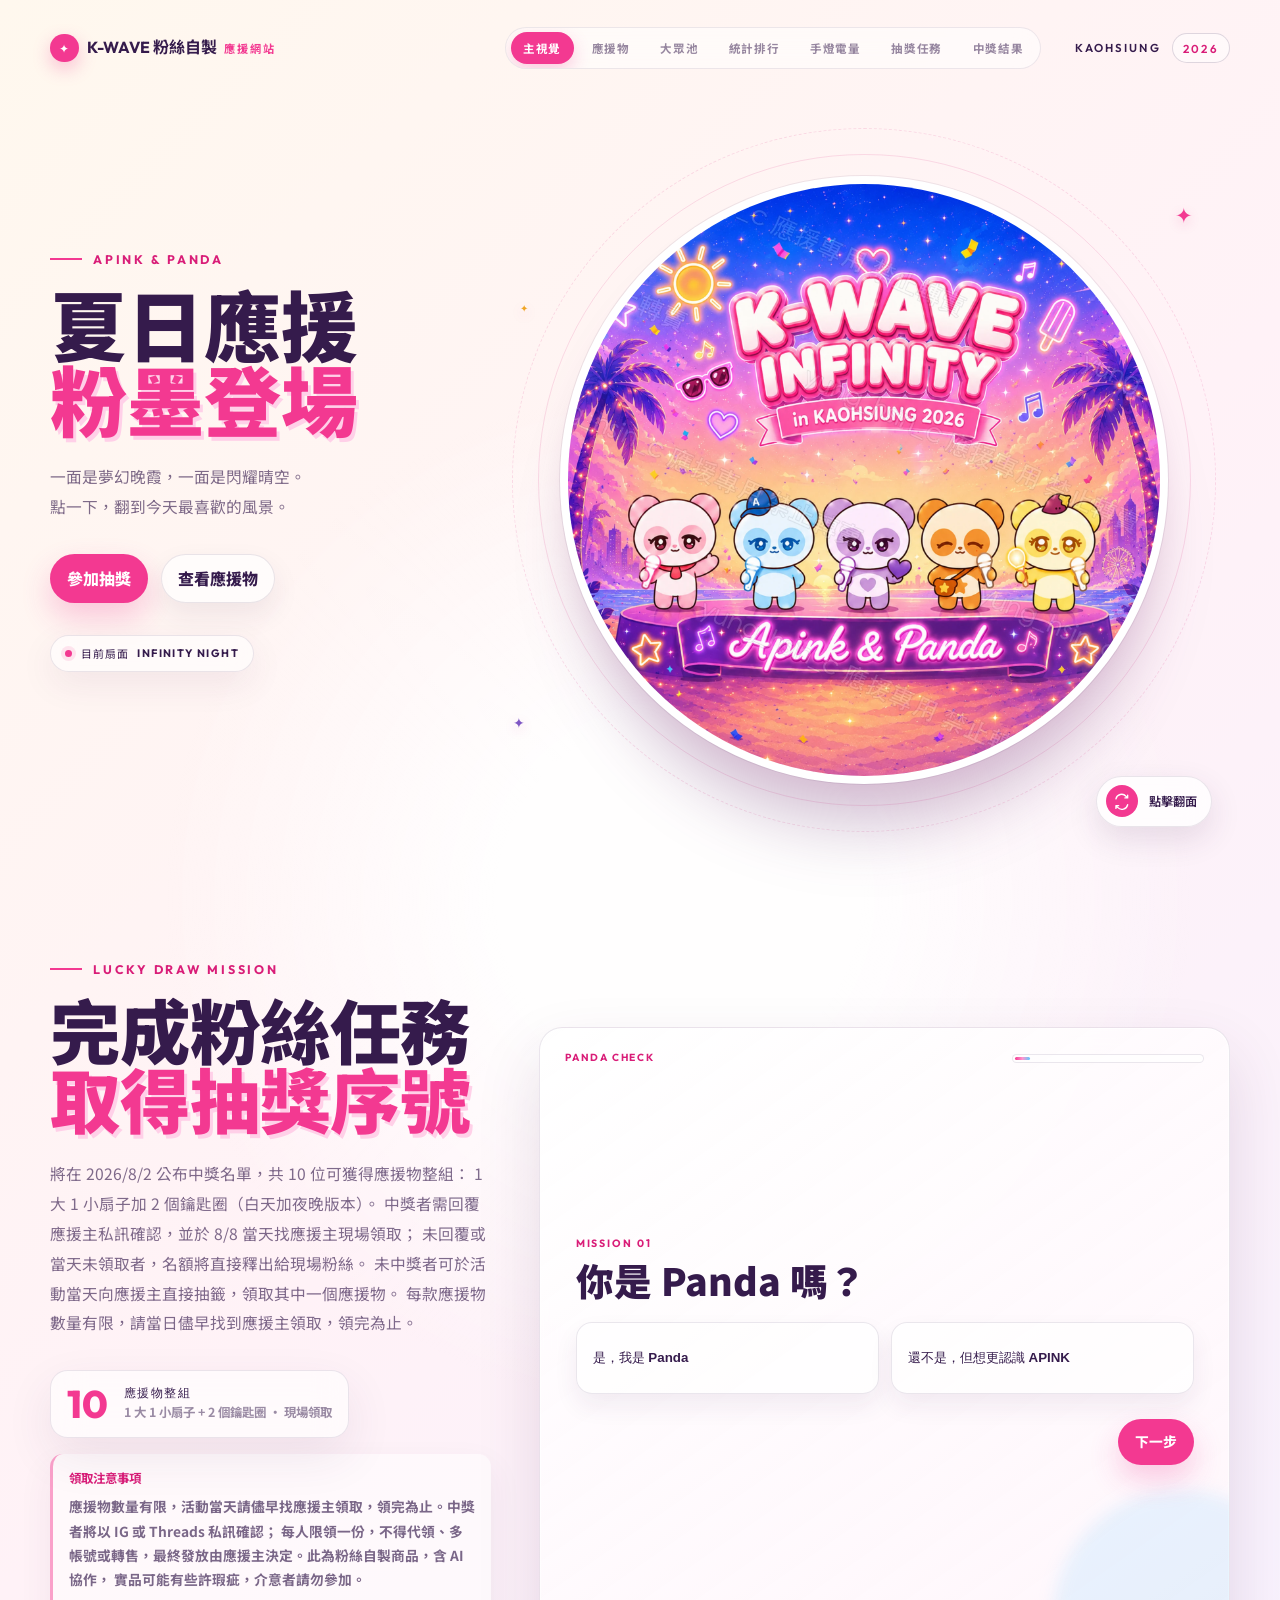
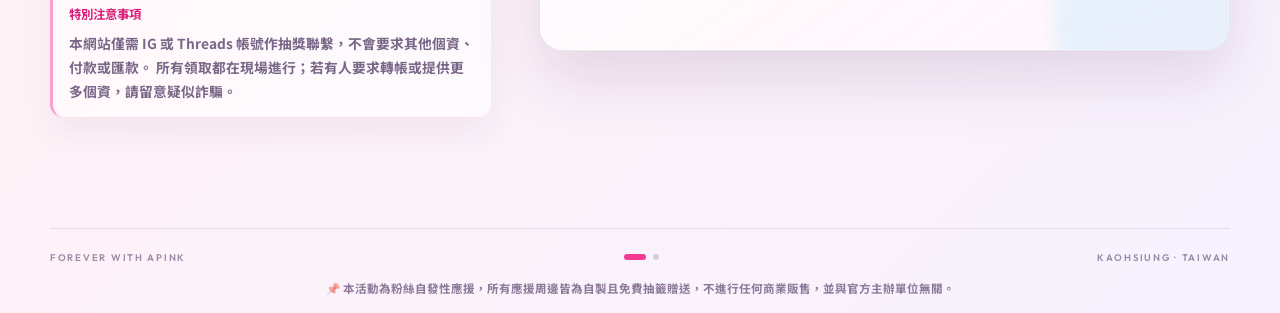
<file: index.html>
<!doctype html>
<html lang="zh-Hant">

<head>
  <meta charset="UTF-8" />
  <meta name="viewport" content="width=device-width, initial-scale=1.0" />
  <meta name="description" content="Apink & Panda 粉絲自製應援網站，點擊圓形扇面切換日夜兩款設計。" />
  <title>K-WAVE 2026 粉絲自製應援網站 | Apink & Panda</title>
  <link rel="preconnect" href="https://fonts.googleapis.com" />
  <link rel="preconnect" href="https://fonts.gstatic.com" crossorigin />
  <link
    href="https://fonts.googleapis.com/css2?family=Noto+Sans+TC:wght@400;500;700;900&family=Outfit:wght@500;600;700&display=swap"
    rel="stylesheet" />
  <link rel="stylesheet" href="styles.css?v=30" />
</head>

<body>
  <div class="page-glow page-glow--pink" aria-hidden="true"></div>
  <div class="page-glow page-glow--blue" aria-hidden="true"></div>

  <header class="site-header">
    <a class="brand" href="/kwave2026/" aria-label="粉絲自製應援網站首頁">
      <span class="brand__spark" aria-hidden="true">✦</span>
      <span class="brand__text">K-WAVE <span class="brand__suffix">粉絲自製</span></span>
      <strong>應援網站</strong>
    </a>
    <div class="header-actions">
      <nav class="site-nav" aria-label="主要導覽">
        <a class="is-active" href="/kwave2026/" aria-current="page">主視覺</a>
        <a href="/kwave2026/merch.html">應援物</a>
        <a href="/kwave2026/support-pool.html">大眾池</a>
        <a href="/kwave2026/stats.html">統計排行</a>
        <a href="/kwave2026/lightstick.html">手燈電量</a>
        <a href="/kwave2026/#lucky-draw">抽獎任務</a>
        <a href="/kwave2026/winners.html">中獎結果</a>
      </nav>
      <p class="event-tag">KAOHSIUNG <span>2026</span></p>
    </div>
  </header>

  <main class="hero">
    <section class="hero__copy" aria-labelledby="page-title">
      <p class="eyebrow"><span></span> APINK &amp; PANDA</p>
      <h1 id="page-title">
        夏日應援
        <span>粉墨登場</span>
      </h1>
      <p class="intro">
        一面是夢幻晚霞，一面是閃耀晴空。<br />
        點一下，翻到今天最喜歡的風景。
      </p>

      <div class="hero-actions">
        <a class="primary-link" href="/kwave2026/#lucky-draw">參加抽獎</a>
        <a class="ghost-link" href="/kwave2026/merch.html">查看應援物</a>
      </div>

      <div class="side-status" aria-live="polite">
        <span class="side-status__dot" aria-hidden="true"></span>
        <span>目前扇面</span>
        <strong id="current-side">INFINITY NIGHT</strong>
      </div>
    </section>

    <section class="fan-stage" aria-label="可翻轉的雙面圓扇">
      <div class="orbit orbit--outer" aria-hidden="true"></div>
      <div class="orbit orbit--inner" aria-hidden="true"></div>
      <span class="spark spark--one" aria-hidden="true">✦</span>
      <span class="spark spark--two" aria-hidden="true">✦</span>
      <span class="spark spark--three" aria-hidden="true">✦</span>

      <button class="flip-card" id="flip-card" type="button" aria-label="翻轉扇面，目前顯示夢幻晚霞款" aria-pressed="false">
        <span class="flip-card__inner">
          <span class="flip-card__face flip-card__face--front">
            <img
              src="assets/fan_1_large.webp?v=wm1"
              alt="K-WAVE INFINITY 夢幻晚霞款圓形扇面"
              width="1800"
              height="1800"
              decoding="async"
              fetchpriority="high"
              draggable="false"
            />
          </span>
          <span class="flip-card__face flip-card__face--back">
            <img
              src="assets/fan_2_large.webp?v=wm1"
              alt="K-WAVE INFINITY 晴空海灘款圓形扇面"
              width="1800"
              height="1800"
              decoding="async"
              draggable="false"
            />
          </span>
        </span>
      </button>

      <button class="flip-hint" id="flip-hint" type="button" aria-controls="flip-card">
        <span class="flip-hint__icon" aria-hidden="true">
          <svg viewBox="0 0 24 24" role="img">
            <path d="M4 8a8 8 0 0 1 13.7-3.6L20 6.7M20 3v3.7h-3.7" />
            <path d="M20 16a8 8 0 0 1-13.7 3.6L4 17.3M4 21v-3.7h3.7" />
          </svg>
        </span>
        <span>點擊翻面</span>
      </button>
    </section>
  </main>

  <section class="raffle-section" id="lucky-draw" aria-labelledby="raffle-title">
    <div class="raffle-copy">
      <p class="eyebrow"><span></span> LUCKY DRAW MISSION</p>
      <h2 id="raffle-title">
        完成粉絲任務
        <span>取得抽獎序號</span>
      </h2>
      <p class="intro">
        將在 2026/8/2 公布中獎名單，共 10 位可獲得應援物整組：
        1 大 1 小扇子加 2 個鑰匙圈（白天加夜晚版本）。
        中獎者需回覆應援主私訊確認，並於 8/8 當天找應援主現場領取；
        未回覆或當天未領取者，名額將直接釋出給現場粉絲。
        未中獎者可於活動當天向應援主直接抽籤，領取其中一個應援物。
        每款應援物數量有限，請當日儘早找到應援主領取，領完為止。
      </p>
      <div class="raffle-prize" aria-label="抽獎獎項">
        <strong>10</strong>
        <div>
          <span>應援物整組</span>
          <small>1 大 1 小扇子 + 2 個鑰匙圈 · 現場領取</small>
        </div>
      </div>
      <p class="raffle-note">
        <strong>領取注意事項</strong>
        應援物數量有限，活動當天請儘早找應援主領取，領完為止。中獎者將以 IG 或 Threads 私訊確認；
        每人限領一份，不得代領、多帳號或轉售，最終發放由應援主決定。此為粉絲自製商品，含 AI 協作，
        實品可能有些許瑕疵，介意者請勿參加。
        <strong>特別注意事項</strong>
        本網站僅需 IG 或 Threads 帳號作抽獎聯繫，不會要求其他個資、付款或匯款。
        所有領取都在現場進行；若有人要求轉帳或提供更多個資，請留意疑似詐騙。
      </p>
    </div>

    <div class="raffle-panel">
      <div class="raffle-panel__topline">
        <p id="raffle-step-label">FAN BADGE</p>
        <div class="raffle-progress" aria-hidden="true">
          <span id="raffle-progress-fill"></span>
        </div>
      </div>
      <div id="raffle-root" class="raffle-root" aria-live="polite"></div>
    </div>
  </section>

  <footer class="site-footer">
    <p>FOREVER WITH APINK</p>
    <div class="pagination" aria-label="扇面頁次">
      <button class="pagination__dot is-active" type="button" data-side="front" aria-label="顯示夢幻晚霞扇面"></button>
      <button class="pagination__dot" type="button" data-side="back" aria-label="顯示晴空海灘扇面"></button>
    </div>
    <p>KAOHSIUNG · TAIWAN</p>
    <p class="footer-disclaimer">📌 本活動為粉絲自發性應援，所有應援周邊皆為自製且免費抽籤贈送，不進行任何商業販售，並與官方主辦單位無關。</p>
  </footer>

  <form id="surveyBridgeForm" method="POST" target="surveyBridgeFrame" hidden>
    <input id="surveyPayload" name="payload" type="hidden" />
  </form>
  <iframe id="surveyBridgeFrame" name="surveyBridgeFrame" title="Survey submission bridge" hidden></iframe>

  <script src="config.js"></script>
  <script src="script.js?v=30"></script>
</body>

</html>
</file>
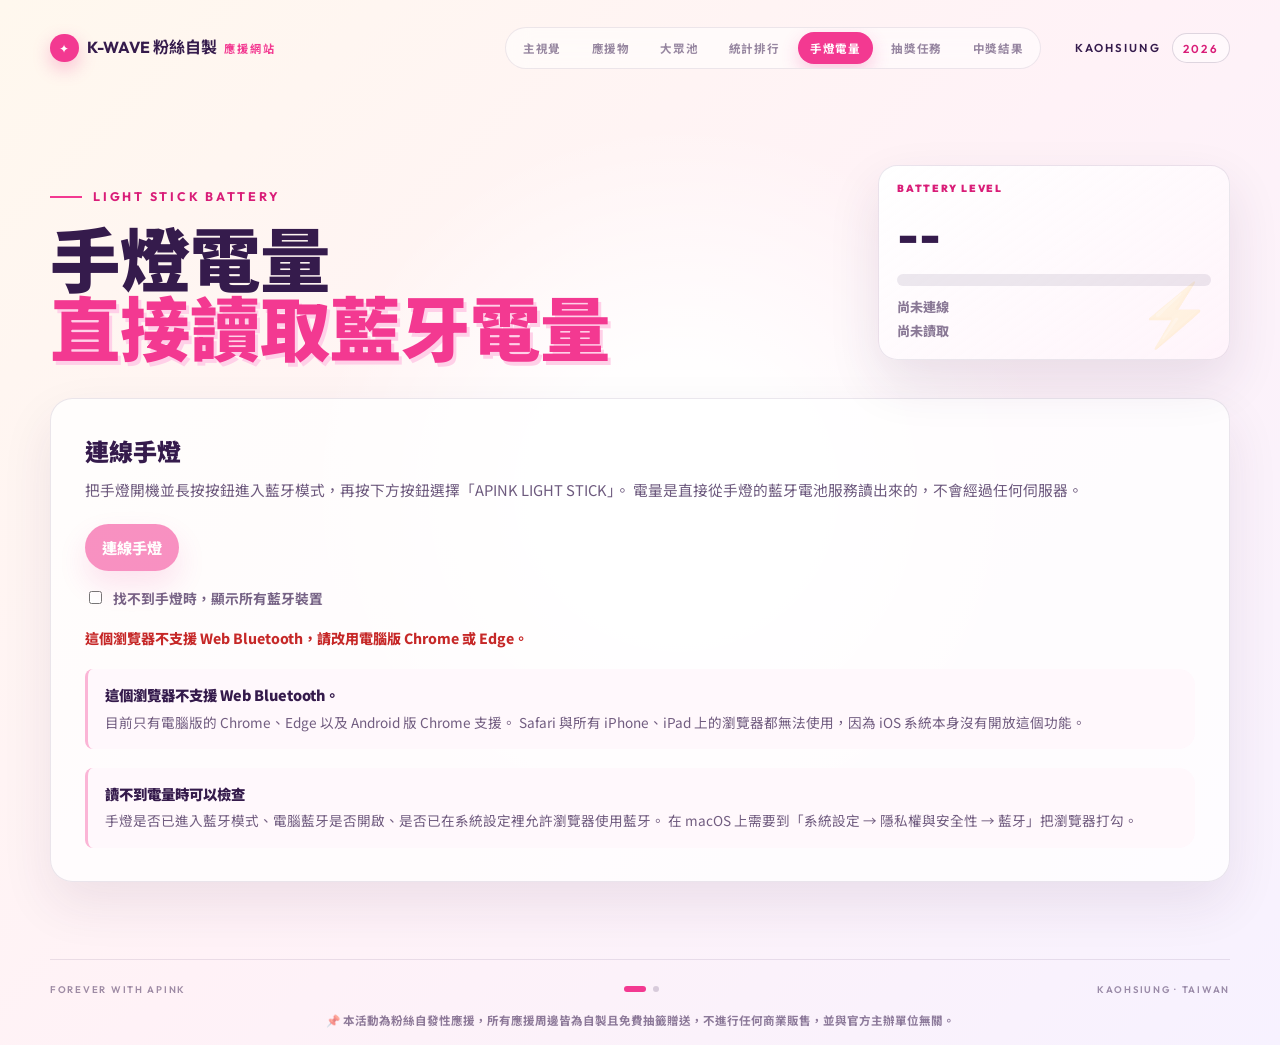
<file: lightstick.html>
<!doctype html>
<html lang="zh-Hant">

<head>
  <meta charset="UTF-8" />
  <meta name="viewport" content="width=device-width, initial-scale=1.0" />
  <meta name="description" content="K-WAVE 2026 粉絲自製應援網站的手燈電量查詢頁，使用 Web Bluetooth 直接讀取 APINK 手燈電量。" />
  <title>手燈電量 | K-WAVE 2026 粉絲自製應援網站</title>
  <link rel="preconnect" href="https://fonts.googleapis.com" />
  <link rel="preconnect" href="https://fonts.gstatic.com" crossorigin />
  <link
    href="https://fonts.googleapis.com/css2?family=Noto+Sans+TC:wght@400;500;700;900&family=Outfit:wght@500;600;700&display=swap"
    rel="stylesheet" />
  <link rel="stylesheet" href="styles.css?v=30" />
</head>

<body class="stats-page">
  <div class="page-glow page-glow--pink" aria-hidden="true"></div>
  <div class="page-glow page-glow--blue" aria-hidden="true"></div>

  <header class="site-header">
    <a class="brand" href="/kwave2026/" aria-label="粉絲自製應援網站首頁">
      <span class="brand__spark" aria-hidden="true">✦</span>
      <span class="brand__text">K-WAVE <span class="brand__suffix">粉絲自製</span></span>
      <strong>應援網站</strong>
    </a>
    <div class="header-actions">
      <nav class="site-nav" aria-label="主要導覽">
        <a href="/kwave2026/">主視覺</a>
        <a href="/kwave2026/merch.html">應援物</a>
        <a href="/kwave2026/support-pool.html">大眾池</a>
        <a href="/kwave2026/stats.html">統計排行</a>
        <a href="/kwave2026/lightstick.html" class="is-active" aria-current="page">手燈電量</a>
        <a href="/kwave2026/#lucky-draw">抽獎任務</a>
        <a href="/kwave2026/winners.html">中獎結果</a>
      </nav>
      <p class="event-tag">KAOHSIUNG <span>2026</span></p>
    </div>
  </header>

  <main class="stats-main">
    <section class="stats-hero" aria-labelledby="lightstick-page-title">
      <div class="stats-copy">
        <p class="eyebrow"><span></span> LIGHT STICK BATTERY</p>
        <h1 id="lightstick-page-title">
          手燈電量
          <span>直接讀取藍牙電量</span>
        </h1>
      </div>

      <section class="battery-readout" aria-labelledby="battery-readout-title">
        <p id="battery-readout-title">BATTERY LEVEL</p>
        <strong id="battery-level">--</strong>
        <div class="battery-bar" id="battery-bar" role="img" aria-label="電量長條圖"></div>
        <span id="battery-device">尚未連線</span>
        <span id="battery-updated">尚未讀取</span>
      </section>
    </section>

    <section class="battery-panel" aria-labelledby="battery-panel-title">
      <h2 id="battery-panel-title">連線手燈</h2>
      <p class="battery-panel__lead">
        把手燈開機並長按按鈕進入藍牙模式，再按下方按鈕選擇「APINK LIGHT STICK」。
        電量是直接從手燈的藍牙電池服務讀出來的，不會經過任何伺服器。
      </p>

      <div class="battery-actions">
        <button class="primary-link" type="button" id="battery-connect">連線手燈</button>
        <button class="primary-link" type="button" id="battery-refresh" hidden>重新讀取</button>
        <button class="ghost-link" type="button" id="battery-disconnect" hidden>中斷連線</button>
      </div>

      <label class="battery-option">
        <input type="checkbox" id="battery-all-devices" />
        <span>找不到手燈時，顯示所有藍牙裝置</span>
      </label>

      <p class="stats-status" id="battery-status">尚未連線。</p>

      <div class="battery-note" id="battery-unsupported" hidden>
        <strong>這個瀏覽器不支援 Web Bluetooth。</strong>
        <p>
          目前只有電腦版的 Chrome、Edge 以及 Android 版 Chrome 支援。
          Safari 與所有 iPhone、iPad 上的瀏覽器都無法使用，因為 iOS 系統本身沒有開放這個功能。
        </p>
      </div>

      <div class="battery-note">
        <strong>讀不到電量時可以檢查</strong>
        <p>
          手燈是否已進入藍牙模式、電腦藍牙是否開啟、是否已在系統設定裡允許瀏覽器使用藍牙。
          在 macOS 上需要到「系統設定 → 隱私權與安全性 → 藍牙」把瀏覽器打勾。
        </p>
      </div>
    </section>
  </main>

  <footer class="site-footer">
    <p>FOREVER WITH APINK</p>
    <div class="pagination" aria-label="手燈電量裝飾頁次">
      <span class="pagination__dot is-active" aria-hidden="true"></span>
      <span class="pagination__dot" aria-hidden="true"></span>
    </div>
    <p>KAOHSIUNG · TAIWAN</p>
    <p class="footer-disclaimer">📌 本活動為粉絲自發性應援，所有應援周邊皆為自製且免費抽籤贈送，不進行任何商業販售，並與官方主辦單位無關。</p>
  </footer>

  <script src="lightstick.js?v=1"></script>
</body>

</html>
</file>
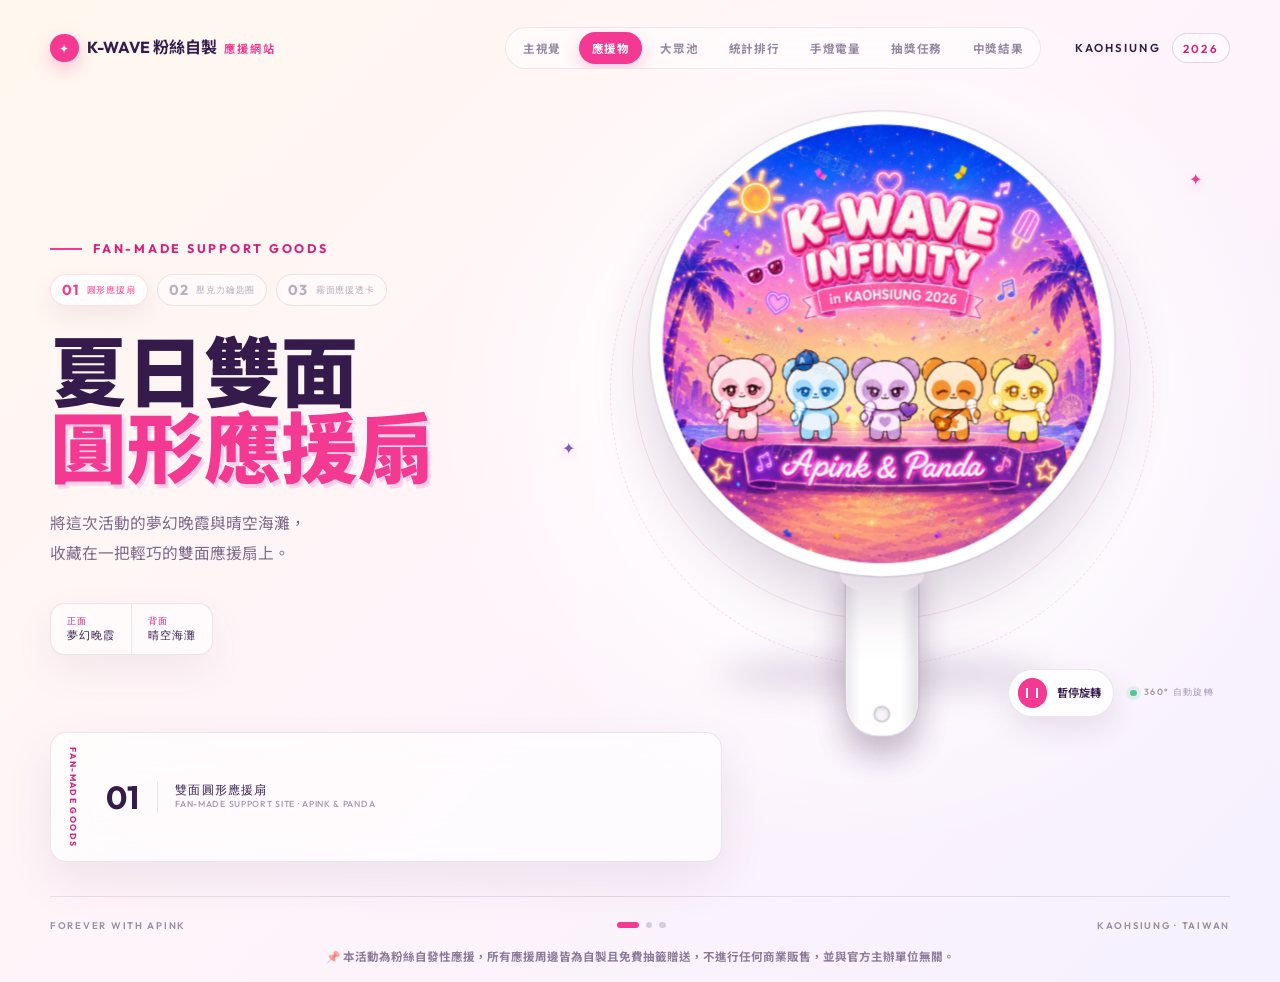
<file: merch.html>
<!doctype html>
<html lang="zh-Hant">

<head>
  <meta charset="UTF-8" />
  <meta name="viewport" content="width=device-width, initial-scale=1.0" />
  <meta name="description" content="Apink & Panda 粉絲自製應援物，展示雙面圓形扇、壓克力鑰匙圈與霧面應援透卡。" />
  <title>粉絲自製應援物 | Apink & Panda</title>
  <link rel="preconnect" href="https://fonts.googleapis.com" />
  <link rel="preconnect" href="https://fonts.gstatic.com" crossorigin />
  <link
    href="https://fonts.googleapis.com/css2?family=Noto+Sans+TC:wght@400;500;700;900&family=Outfit:wght@500;600;700&display=swap"
    rel="stylesheet" />
  <link rel="stylesheet" href="styles.css?v=30" />
</head>

<body class="merch-page">
  <div class="page-glow page-glow--pink" aria-hidden="true"></div>
  <div class="page-glow page-glow--blue" aria-hidden="true"></div>

  <header class="site-header">
    <a class="brand" href="/kwave2026/" aria-label="粉絲自製應援網站首頁">
      <span class="brand__spark" aria-hidden="true">✦</span>
      <span class="brand__text">K-WAVE <span class="brand__suffix">粉絲自製</span></span>
      <strong>應援網站</strong>
    </a>
    <div class="header-actions">
      <nav class="site-nav" aria-label="主要導覽">
        <a href="/kwave2026/">主視覺</a>
        <a class="is-active" href="/kwave2026/merch.html" aria-current="page">應援物</a>
        <a href="/kwave2026/support-pool.html">大眾池</a>
        <a href="/kwave2026/stats.html">統計排行</a>
        <a href="/kwave2026/lightstick.html">手燈電量</a>
        <a href="/kwave2026/#lucky-draw">抽獎任務</a>
        <a href="/kwave2026/winners.html">中獎結果</a>
      </nav>
      <p class="event-tag">KAOHSIUNG <span>2026</span></p>
    </div>
  </header>

  <main class="merch-main">
    <section class="merch-copy" aria-labelledby="merch-title">
      <p class="eyebrow"><span></span> FAN-MADE SUPPORT GOODS</p>
      <div class="collection-tabs" role="tablist" aria-label="選擇應援物">
        <button class="is-active" type="button" role="tab" aria-selected="true" data-product="fan">
          <strong>01</strong>
          <span>圓形應援扇</span>
        </button>
        <button type="button" role="tab" aria-selected="false" data-product="keychain">
          <strong>02</strong>
          <span>壓克力鑰匙圈</span>
        </button>
        <button type="button" role="tab" aria-selected="false" data-product="card">
          <strong>03</strong>
          <span>霧面應援透卡</span>
        </button>
      </div>
      <h1 id="merch-title">
        <span id="product-title-prefix">夏日雙面</span>
        <span id="product-title-name">圓形應援扇</span>
      </h1>
      <p class="intro" id="product-intro">
        將這次活動的夢幻晚霞與晴空海灘，<br />
        收藏在一把輕巧的雙面應援扇上。
      </p>

      <div class="merch-meta">
        <div>
          <span id="front-label">正面</span>
          <strong id="front-name">夢幻晚霞</strong>
        </div>
        <div>
          <span id="back-label">背面</span>
          <strong id="back-name">晴空海灘</strong>
        </div>
      </div>
    </section>

    <section class="product-showcase" id="product-showcase" aria-label="雙面圓形應援扇 360 度展示">
      <div class="showcase-ring showcase-ring--outer" aria-hidden="true"></div>
      <div class="showcase-ring showcase-ring--inner" aria-hidden="true"></div>
      <span class="spark merch-spark--one" aria-hidden="true">✦</span>
      <span class="spark merch-spark--two" aria-hidden="true">✦</span>

      <div class="product-model product-fan is-active" id="product-fan" data-product-model="fan">
        <div class="product-rotator product-fan__rotator">
          <div class="product-fan__face product-fan__face--front">
            <div class="product-fan__handle">
              <span class="product-fan__hole"></span>
            </div>
            <div class="product-fan__head">
              <img
                src="assets/apink-wave-night.webp?v=wm1"
                alt="圓形應援扇正面，K-WAVE INFINITY 夢幻晚霞款"
                width="1253"
                height="1253"
                decoding="async"
                draggable="false"
              />
            </div>
          </div>

          <div class="product-fan__face product-fan__face--back">
            <div class="product-fan__handle">
              <span class="product-fan__hole"></span>
            </div>
            <div class="product-fan__head">
              <img
                src="assets/apink-wave-day.webp?v=wm1"
                alt="圓形應援扇背面，K-WAVE INFINITY 晴空海灘款"
                width="1248"
                height="1248"
                decoding="async"
                draggable="false"
              />
            </div>
          </div>
        </div>
      </div>

      <div class="product-model product-keychain" id="product-keychain" data-product-model="keychain" hidden>
        <div class="product-keychain__pair" aria-label="夜晚版本與白天版本壓克力鑰匙圈">
          <div class="product-keychain__item product-keychain__item--night">
            <div class="product-rotator product-keychain__rotator">
              <div class="product-keychain__face product-keychain__face--front">
                <div class="product-keychain__ring"></div>
                <div class="product-keychain__link product-keychain__link--one"></div>
                <div class="product-keychain__link product-keychain__link--two"></div>
                <div class="product-keychain__connector"></div>
                <div class="product-keychain__charm">
                  <img
                    src="assets/apink-wave-night.webp?v=wm1"
                    alt="夜晚版本圓形壓克力鑰匙圈，K-WAVE INFINITY 夢幻晚霞款"
                    width="1253"
                    height="1253"
                    decoding="async"
                    draggable="false"
                  />
                  <span class="product-keychain__eyelet" aria-hidden="true"></span>
                </div>
              </div>

              <div class="product-keychain__face product-keychain__face--back">
                <div class="product-keychain__ring"></div>
                <div class="product-keychain__link product-keychain__link--one"></div>
                <div class="product-keychain__link product-keychain__link--two"></div>
                <div class="product-keychain__connector"></div>
                <div class="product-keychain__charm">
                  <img
                    src="assets/apink-wave-night.webp?v=wm1"
                    alt="夜晚版本圓形壓克力鑰匙圈背面同款圖案"
                    width="1253"
                    height="1253"
                    decoding="async"
                    draggable="false"
                  />
                  <span class="product-keychain__eyelet" aria-hidden="true"></span>
                </div>
              </div>
            </div>
            <span class="product-keychain__label">夜晚版本</span>
          </div>

          <div class="product-keychain__item product-keychain__item--day">
            <div class="product-rotator product-keychain__rotator">
              <div class="product-keychain__face product-keychain__face--front">
                <div class="product-keychain__ring"></div>
                <div class="product-keychain__link product-keychain__link--one"></div>
                <div class="product-keychain__link product-keychain__link--two"></div>
                <div class="product-keychain__connector"></div>
                <div class="product-keychain__charm">
                  <img
                    src="assets/apink-wave-day.webp?v=wm1"
                    alt="白天版本圓形壓克力鑰匙圈，K-WAVE INFINITY 晴空海灘款"
                    width="1248"
                    height="1248"
                    decoding="async"
                    draggable="false"
                  />
                  <span class="product-keychain__eyelet" aria-hidden="true"></span>
                </div>
              </div>

              <div class="product-keychain__face product-keychain__face--back">
                <div class="product-keychain__ring"></div>
                <div class="product-keychain__link product-keychain__link--one"></div>
                <div class="product-keychain__link product-keychain__link--two"></div>
                <div class="product-keychain__connector"></div>
                <div class="product-keychain__charm">
                  <img
                    src="assets/apink-wave-day.webp?v=wm1"
                    alt="白天版本圓形壓克力鑰匙圈背面同款圖案"
                    width="1248"
                    height="1248"
                    decoding="async"
                    draggable="false"
                  />
                  <span class="product-keychain__eyelet" aria-hidden="true"></span>
                </div>
              </div>
            </div>
            <span class="product-keychain__label">白天版本</span>
          </div>
        </div>
      </div>

      <div class="product-model product-card" id="product-card" data-product-model="card" hidden>
        <div class="product-rotator product-card__rotator">
          <div class="product-card__face product-card__face--front">
            <div class="product-card__sheet">
              <img
                src="assets/apink-wave-card.webp?v=wm1"
                alt="霧面透卡正面，K-WAVE INFINITY Apink 與 Panda 橫式設計"
                width="1555"
                height="1012"
                decoding="async"
                draggable="false"
              />
              <span class="product-card__frost" aria-hidden="true"></span>
            </div>
          </div>

          <div class="product-card__face product-card__face--back">
            <div class="product-card__sheet">
              <img
                src="assets/apink-wave-card.webp?v=wm1"
                alt="霧面透卡背面，可透見鏡像的 K-WAVE INFINITY 圖案"
                width="1555"
                height="1012"
                decoding="async"
                draggable="false"
              />
              <span class="product-card__frost" aria-hidden="true"></span>
              <span class="product-card__back-mark" aria-hidden="true">K-WAVE 2026</span>
            </div>
          </div>
        </div>
      </div>

      <div class="spin-control">
        <button id="spin-toggle" type="button" aria-pressed="false">
          <span class="spin-control__icon" aria-hidden="true"></span>
          <span id="spin-label">暫停旋轉</span>
        </button>
        <p aria-live="polite"><span class="motion-indicator"></span> <span id="motion-status">360° 自動旋轉</span></p>
      </div>
    </section>

    <aside class="product-ticket" aria-label="應援物資訊">
      <p>FAN-MADE GOODS</p>
      <strong id="ticket-number">01</strong>
      <div>
        <span id="ticket-name">雙面圓形應援扇</span>
        <small>FAN-MADE SUPPORT SITE · APINK &amp; PANDA</small>
      </div>
    </aside>
  </main>

  <footer class="site-footer">
    <p>FOREVER WITH APINK</p>
    <div class="pagination" aria-label="應援物頁次">
      <button class="pagination__dot is-active" type="button" data-product="fan" aria-label="顯示 01 圓形應援扇"
        aria-current="true"></button>
      <button class="pagination__dot" type="button" data-product="keychain" aria-label="顯示 02 壓克力鑰匙圈"
        aria-current="false"></button>
      <button class="pagination__dot" type="button" data-product="card" aria-label="顯示 03 霧面透卡"
        aria-current="false"></button>
    </div>
    <p>KAOHSIUNG · TAIWAN</p>
    <p class="footer-disclaimer">📌 本活動為粉絲自發性應援，所有應援周邊皆為自製且免費抽籤贈送，不進行任何商業販售，並與官方主辦單位無關。</p>
  </footer>

  <script src="merch.js?v=6"></script>
</body>

</html>
</file>
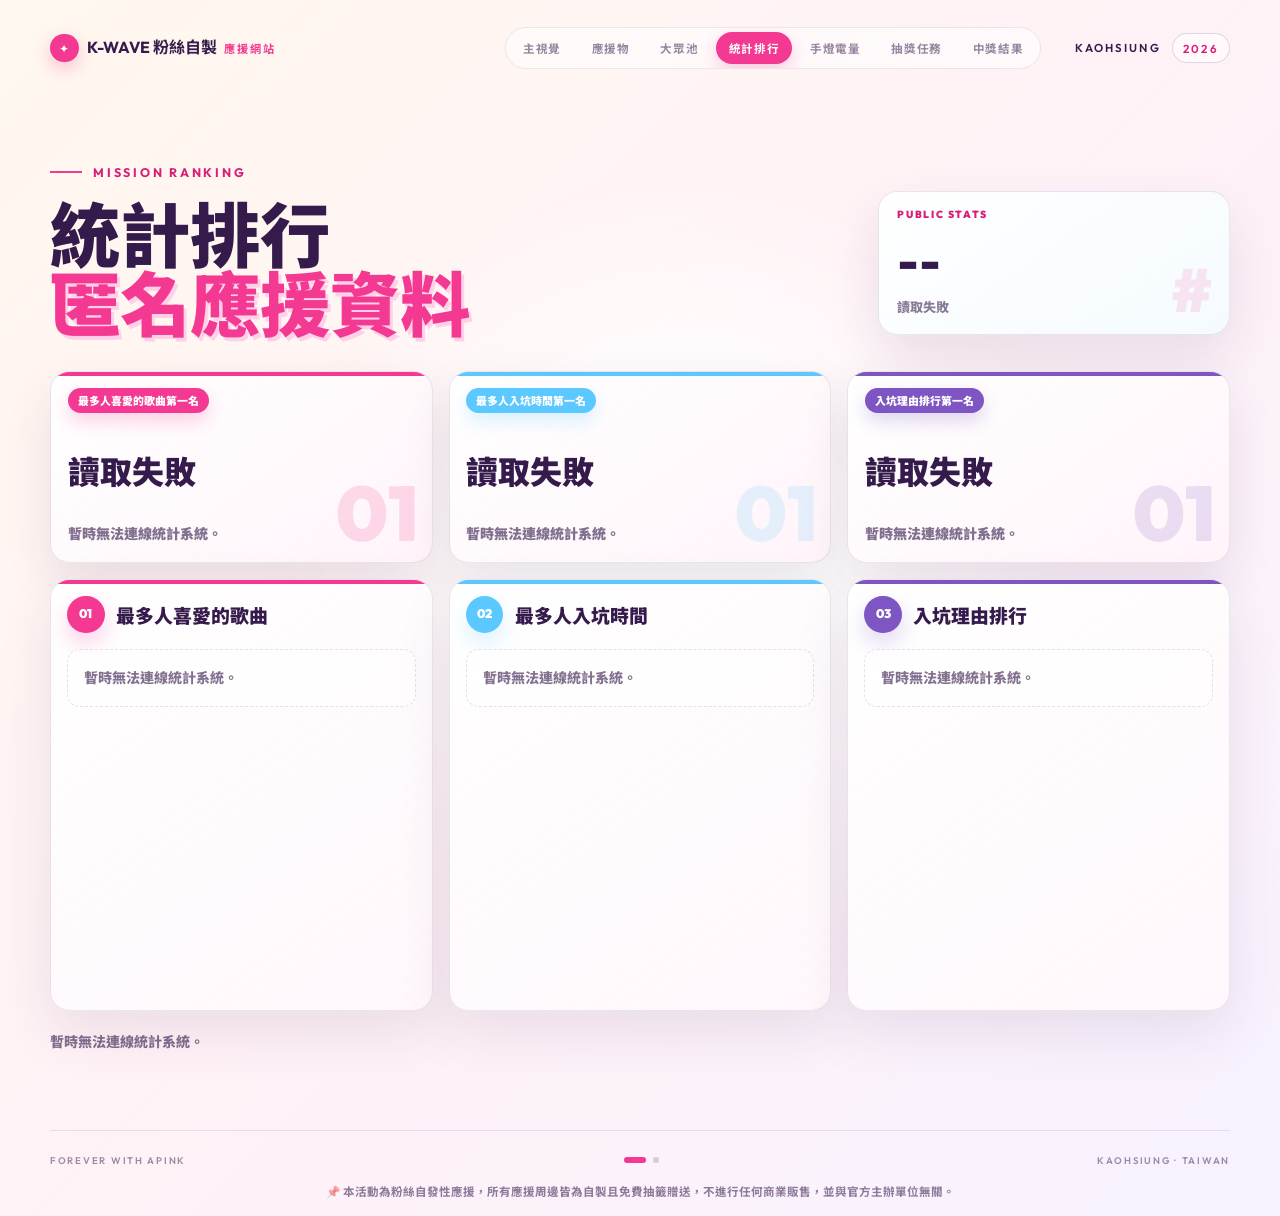
<file: stats.html>
<!doctype html>
<html lang="zh-Hant">

<head>
  <meta charset="UTF-8" />
  <meta name="viewport" content="width=device-width, initial-scale=1.0" />
  <meta name="description" content="K-WAVE 2026 粉絲自製應援任務匿名統計排行，顯示最多人喜愛歌曲、入坑時間與入坑理由。" />
  <title>統計排行 | K-WAVE 2026 粉絲自製應援網站</title>
  <link rel="preconnect" href="https://fonts.googleapis.com" />
  <link rel="preconnect" href="https://fonts.gstatic.com" crossorigin />
  <link
    href="https://fonts.googleapis.com/css2?family=Noto+Sans+TC:wght@400;500;700;900&family=Outfit:wght@500;600;700&display=swap"
    rel="stylesheet" />
  <link rel="stylesheet" href="styles.css?v=30" />
</head>

<body class="stats-page">
  <div class="page-glow page-glow--pink" aria-hidden="true"></div>
  <div class="page-glow page-glow--blue" aria-hidden="true"></div>

  <header class="site-header">
    <a class="brand" href="/kwave2026/" aria-label="粉絲自製應援網站首頁">
      <span class="brand__spark" aria-hidden="true">✦</span>
      <span class="brand__text">K-WAVE <span class="brand__suffix">粉絲自製</span></span>
      <strong>應援網站</strong>
    </a>
    <div class="header-actions">
      <nav class="site-nav" aria-label="主要導覽">
        <a href="/kwave2026/">主視覺</a>
        <a href="/kwave2026/merch.html">應援物</a>
        <a href="/kwave2026/support-pool.html">大眾池</a>
        <a href="/kwave2026/stats.html" class="is-active" aria-current="page">統計排行</a>
        <a href="/kwave2026/lightstick.html">手燈電量</a>
        <a href="/kwave2026/#lucky-draw">抽獎任務</a>
        <a href="/kwave2026/winners.html">中獎結果</a>
      </nav>
      <p class="event-tag">KAOHSIUNG <span>2026</span></p>
    </div>
  </header>

  <main class="stats-main">
    <section class="stats-hero" aria-labelledby="stats-page-title">
      <div class="stats-copy">
        <p class="eyebrow"><span></span> MISSION RANKING</p>
        <h1 id="stats-page-title">
          統計排行
          <span>匿名應援資料</span>
        </h1>
      </div>

      <section class="stats-summary" aria-labelledby="stats-summary-title">
        <p id="stats-summary-title">PUBLIC STATS</p>
        <strong id="stats-total">--</strong>
        <span id="stats-updated">讀取中</span>
      </section>
    </section>

    <section class="stats-leaders" aria-label="各統計主題第一名" aria-live="polite">
      <article class="stats-leader" data-stats-leader="favoriteSong">
        <span class="stats-leader__tag">歌曲第一名</span>
        <strong>讀取中</strong>
        <p>--</p>
      </article>

      <article class="stats-leader" data-stats-leader="entryTime">
        <span class="stats-leader__tag">入坑時間第一名</span>
        <strong>讀取中</strong>
        <p>--</p>
      </article>

      <article class="stats-leader" data-stats-leader="supportMoment">
        <span class="stats-leader__tag">入坑理由第一名</span>
        <strong>讀取中</strong>
        <p>--</p>
      </article>
    </section>

    <section class="stats-grid" id="stats-grid" aria-live="polite">
      <article class="stats-card" data-stats-section="favoriteSong">
        <div class="stats-card__header">
          <span>01</span>
          <h2>最多人喜愛的歌曲</h2>
        </div>
        <div class="stats-list" data-stats-list="favoriteSong"></div>
      </article>

      <article class="stats-card" data-stats-section="entryTime">
        <div class="stats-card__header">
          <span>02</span>
          <h2>最多人入坑時間</h2>
        </div>
        <div class="stats-list" data-stats-list="entryTime"></div>
      </article>

      <article class="stats-card" data-stats-section="supportMoment">
        <div class="stats-card__header">
          <span>03</span>
          <h2>入坑理由排行</h2>
        </div>
        <div class="stats-list" data-stats-list="supportMoment"></div>
      </article>
    </section>

    <p class="stats-status" id="stats-status">連線中，讀取統計排行。</p>
  </main>

  <footer class="site-footer">
    <p>FOREVER WITH APINK</p>
    <div class="pagination" aria-label="統計排行裝飾頁次">
      <span class="pagination__dot is-active" aria-hidden="true"></span>
      <span class="pagination__dot" aria-hidden="true"></span>
    </div>
    <p>KAOHSIUNG · TAIWAN</p>
    <p class="footer-disclaimer">📌 本活動為粉絲自發性應援，所有應援周邊皆為自製且免費抽籤贈送，不進行任何商業販售，並與官方主辦單位無關。</p>
  </footer>

  <script src="config.js"></script>
  <script src="stats.js?v=2"></script>
</body>

</html>
</file>
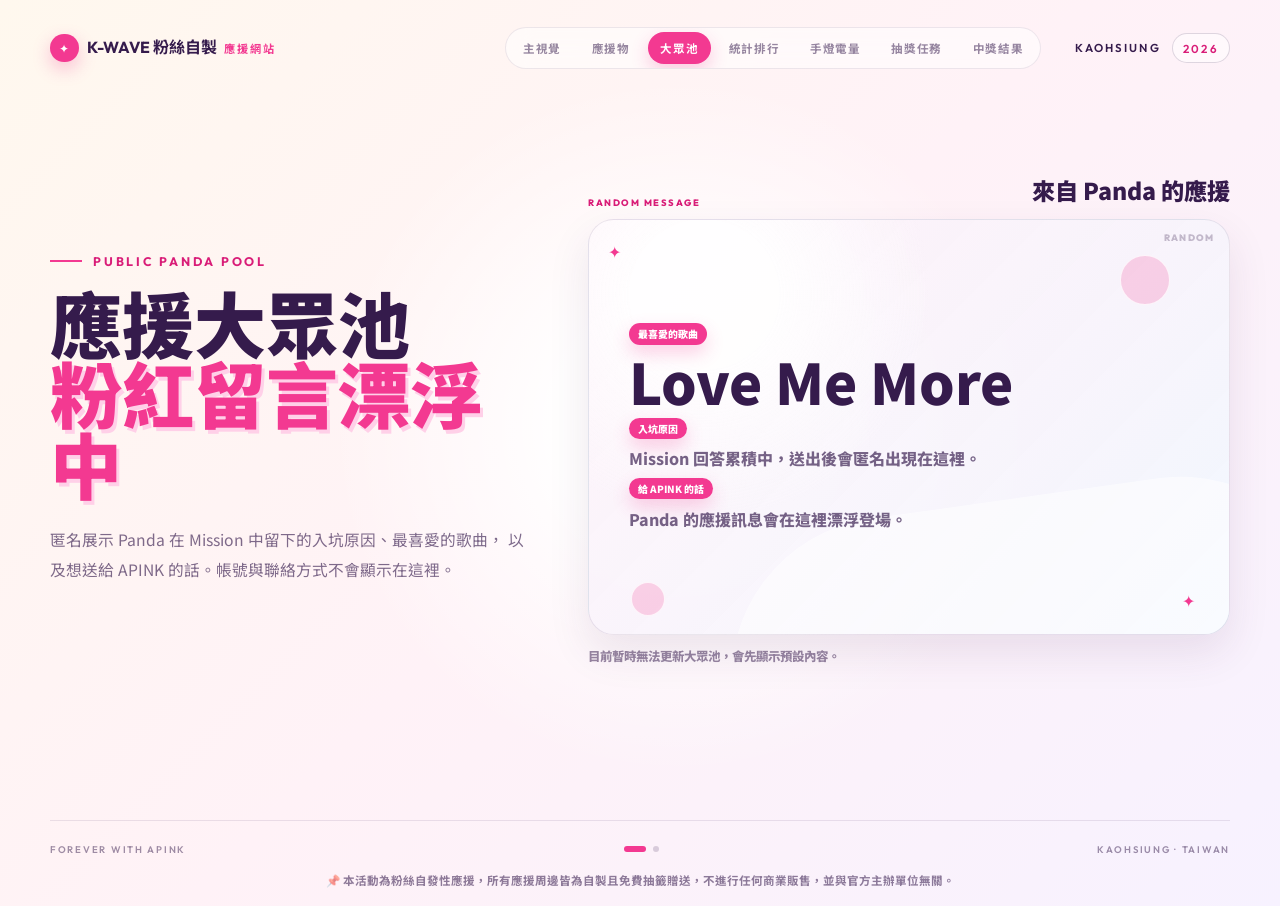
<file: support-pool.html>
<!doctype html>
<html lang="zh-Hant">

<head>
  <meta charset="UTF-8" />
  <meta name="viewport" content="width=device-width, initial-scale=1.0" />
  <meta name="description" content="APINK & Panda 應援大眾池，匿名展示粉絲在 Mission 中留下的歌曲、入坑原因與給 APINK 的話。" />
  <title>應援大眾池 | Apink & Panda</title>
  <link rel="preconnect" href="https://fonts.googleapis.com" />
  <link rel="preconnect" href="https://fonts.gstatic.com" crossorigin />
  <link
    href="https://fonts.googleapis.com/css2?family=Noto+Sans+TC:wght@400;500;700;900&family=Outfit:wght@500;600;700&display=swap"
    rel="stylesheet" />
  <link rel="stylesheet" href="styles.css?v=30" />
</head>

<body class="support-pool-page">
  <div class="page-glow page-glow--pink" aria-hidden="true"></div>
  <div class="page-glow page-glow--blue" aria-hidden="true"></div>

  <header class="site-header">
    <a class="brand" href="/kwave2026/" aria-label="粉絲自製應援網站首頁">
      <span class="brand__spark" aria-hidden="true">✦</span>
      <span class="brand__text">K-WAVE <span class="brand__suffix">粉絲自製</span></span>
      <strong>應援網站</strong>
    </a>
    <div class="header-actions">
      <nav class="site-nav" aria-label="主要導覽">
        <a href="/kwave2026/">主視覺</a>
        <a href="/kwave2026/merch.html">應援物</a>
        <a class="is-active" href="/kwave2026/support-pool.html" aria-current="page">大眾池</a>
        <a href="/kwave2026/stats.html">統計排行</a>
        <a href="/kwave2026/lightstick.html">手燈電量</a>
        <a href="/kwave2026/#lucky-draw">抽獎任務</a>
        <a href="/kwave2026/winners.html">中獎結果</a>
      </nav>
      <p class="event-tag">KAOHSIUNG <span>2026</span></p>
    </div>
  </header>

  <main class="support-pool-main">
    <section class="support-pool-hero" aria-labelledby="support-pool-page-title">
      <div class="support-pool-copy">
        <p class="eyebrow"><span></span> PUBLIC PANDA POOL</p>
        <h1 id="support-pool-page-title">
          應援大眾池
          <span>粉紅留言漂浮中</span>
        </h1>
        <p class="intro">
          匿名展示 Panda 在 Mission 中留下的入坑原因、最喜愛的歌曲，
          以及想送給 APINK 的話。帳號與聯絡方式不會顯示在這裡。
        </p>
      </div>

      <aside class="support-pool support-pool--page" id="support-pool" aria-labelledby="support-pool-title">
        <div class="support-pool__header">
          <p>RANDOM MESSAGE</p>
          <h2 id="support-pool-title">來自 Panda 的應援</h2>
        </div>
        <div class="support-pool__stage" id="support-pool-stage" data-accent="pink" aria-live="polite">
          <span class="support-pool__spark support-pool__spark--one" aria-hidden="true">✦</span>
          <span class="support-pool__spark support-pool__spark--two" aria-hidden="true">✦</span>
          <span class="support-pool__bubble support-pool__bubble--one" aria-hidden="true"></span>
          <span class="support-pool__bubble support-pool__bubble--two" aria-hidden="true"></span>
          <article class="support-pool-card" id="support-pool-card">
            <span class="support-pool-card__label">最喜愛的歌曲</span>
            <strong id="support-pool-song">Love Me More</strong>
            <span class="support-pool-card__label">入坑原因</span>
            <p id="support-pool-reason">Mission 回答累積中，送出後會匿名出現在這裡。</p>
            <span class="support-pool-card__label">給 APINK 的話</span>
            <p class="support-pool-card__message" id="support-pool-message">Panda 的應援訊息會在這裡漂浮登場。</p>
          </article>
        </div>
        <p class="support-pool__status" id="support-pool-status">匿名顯示 Mission 回答，不會顯示帳號。</p>
      </aside>
    </section>
  </main>

  <footer class="site-footer">
    <p>FOREVER WITH APINK</p>
    <div class="pagination" aria-label="應援大眾池裝飾頁次">
      <span class="pagination__dot is-active" aria-hidden="true"></span>
      <span class="pagination__dot" aria-hidden="true"></span>
    </div>
    <p>KAOHSIUNG · TAIWAN</p>
    <p class="footer-disclaimer">📌 本活動為粉絲自發性應援，所有應援周邊皆為自製且免費抽籤贈送，不進行任何商業販售，並與官方主辦單位無關。</p>
  </footer>

  <script src="config.js"></script>
  <script src="script.js?v=30"></script>
</body>

</html>
</file>
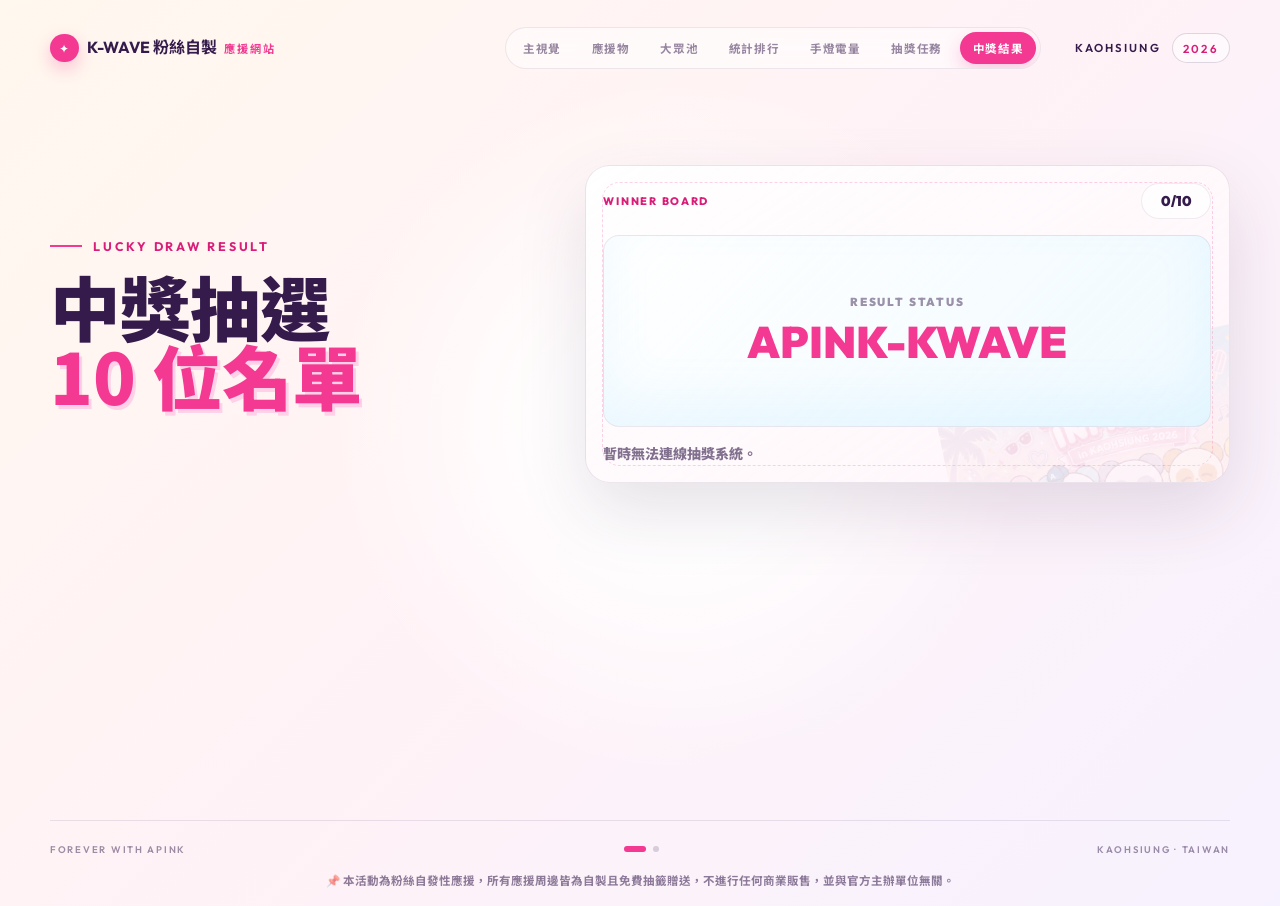
<file: winners.html>
<!doctype html>
<html lang="zh-Hant">

<head>
  <meta charset="UTF-8" />
  <meta name="viewport" content="width=device-width, initial-scale=1.0" />
  <meta name="description" content="K-WAVE 2026 粉絲自製應援抽獎結果頁，公布 10 位中獎序號。" />
  <title>中獎結果 | K-WAVE 2026 粉絲自製應援網站</title>
  <link rel="preconnect" href="https://fonts.googleapis.com" />
  <link rel="preconnect" href="https://fonts.gstatic.com" crossorigin />
  <link
    href="https://fonts.googleapis.com/css2?family=Noto+Sans+TC:wght@400;500;700;900&family=Outfit:wght@500;600;700&display=swap"
    rel="stylesheet" />
  <link rel="stylesheet" href="styles.css?v=30" />
</head>

<body class="winner-page">
  <div class="page-glow page-glow--pink" aria-hidden="true"></div>
  <div class="page-glow page-glow--blue" aria-hidden="true"></div>

  <header class="site-header">
    <a class="brand" href="/kwave2026/" aria-label="粉絲自製應援網站首頁">
      <span class="brand__spark" aria-hidden="true">✦</span>
      <span class="brand__text">K-WAVE <span class="brand__suffix">粉絲自製</span></span>
      <strong>應援網站</strong>
    </a>
    <div class="header-actions">
      <nav class="site-nav" aria-label="主要導覽">
        <a href="/kwave2026/">主視覺</a>
        <a href="/kwave2026/merch.html">應援物</a>
        <a href="/kwave2026/support-pool.html">大眾池</a>
        <a href="/kwave2026/stats.html">統計排行</a>
        <a href="/kwave2026/lightstick.html">手燈電量</a>
        <a href="/kwave2026/#lucky-draw">抽獎任務</a>
        <a class="is-active" href="/kwave2026/winners.html" aria-current="page">中獎結果</a>
      </nav>
      <p class="event-tag">KAOHSIUNG <span>2026</span></p>
    </div>
  </header>

  <main class="winner-main">
    <section class="winner-hero" aria-labelledby="winner-page-title">
      <div class="winner-copy">
        <p class="eyebrow"><span></span> LUCKY DRAW RESULT</p>
        <h1 id="winner-page-title">
          中獎抽選
          <span>10 位名單</span>
        </h1>
      </div>

      <section class="winner-machine" aria-labelledby="winner-machine-title">
        <div class="winner-machine__media" aria-hidden="true">
          <img src="assets/apink-wave-card.webp?v=wm1" alt="" width="1200" height="1200" decoding="async" />
        </div>
        <div class="winner-machine__topline">
          <p id="winner-machine-title">WINNER BOARD</p>
          <strong id="winner-count">0/10</strong>
        </div>

        <div class="winner-reel" id="winner-reel" aria-live="polite">
          <span>RESULT STATUS</span>
          <strong id="winner-reel-code">APINK-KWAVE</strong>
        </div>
        <p class="winner-status" id="winner-status">連線中，讀取中獎結果。</p>
      </section>
    </section>

    <section class="winner-results" id="winner-results" aria-labelledby="winner-results-title" hidden>
      <div class="winner-results__header">
        <div>
          <p class="eyebrow"><span></span> WINNER BOARD</p>
          <h2 id="winner-results-title">中獎結果</h2>
        </div>
        <span id="winner-drawn-at"></span>
      </div>

      <div class="winner-table-wrap">
        <table class="winner-table">
          <thead>
            <tr>
              <th scope="col">#</th>
              <th scope="col">抽獎序號</th>
              <th scope="col">結果</th>
            </tr>
          </thead>
          <tbody id="winner-result-body"></tbody>
        </table>
      </div>

      <p class="winner-result-note">請以自己的抽獎序號核對結果；中獎者將由應援主私訊確認領取方式。</p>
    </section>
  </main>

  <footer class="site-footer">
    <p>FOREVER WITH APINK</p>
    <div class="pagination" aria-label="中獎結果裝飾頁次">
      <span class="pagination__dot is-active" aria-hidden="true"></span>
      <span class="pagination__dot" aria-hidden="true"></span>
    </div>
    <p>KAOHSIUNG · TAIWAN</p>
    <p class="footer-disclaimer">📌 本活動為粉絲自發性應援，所有應援周邊皆為自製且免費抽籤贈送，不進行任何商業販售，並與官方主辦單位無關。</p>
  </footer>

  <script src="config.js"></script>
  <script src="draw.js?v=4"></script>
</body>

</html>
</file>
<file: styles.css>
:root {
  color-scheme: light;
  --ink: #351b4c;
  --pink: #f33991;
  --pink-deep: #d91d78;
  --pink-light: #ff96cf;
  --violet: #7e56c4;
  --cream: #fff8f0;
  --blue: #5bc8ff;
  --card-size: min(38rem, 68vw, 72vh);
  font-family: "Noto Sans TC", sans-serif;
  font-synthesis: none;
}

* {
  box-sizing: border-box;
}

html {
  min-width: 320px;
  min-height: 100%;
  overflow-x: hidden;
  overflow-x: clip;
  background: var(--cream);
}

body {
  position: relative;
  min-height: 100vh;
  min-height: 100svh;
  margin: 0;
  overflow-x: hidden;
  color: var(--ink);
  background:
    radial-gradient(circle at 53% 47%, rgb(255 255 255 / 92%) 0 15%, transparent 42%),
    linear-gradient(135deg, #fff8ee 0%, #fff2f7 50%, #f7f2ff 100%);
}

body::before {
  position: fixed;
  inset: 0;
  z-index: -1;
  background-image: radial-gradient(rgb(100 61 130 / 16%) 0.7px, transparent 0.7px);
  background-size: 11px 11px;
  content: "";
  mask-image: linear-gradient(to bottom, black, transparent 84%);
}

button,
a {
  -webkit-tap-highlight-color: transparent;
}

.page-glow {
  position: fixed;
  z-index: -2;
  width: min(42rem, 100vw);
  aspect-ratio: 1;
  border-radius: 50%;
  filter: blur(70px);
  opacity: 0.22;
  pointer-events: none;
}

.page-glow--pink {
  top: -18rem;
  left: 0;
  background: #ff5fac;
}

.page-glow--blue {
  right: 0;
  bottom: -21rem;
  background: #70ccff;
}

.site-header,
.site-footer {
  position: relative;
  z-index: 10;
  display: flex;
  align-items: center;
  justify-content: space-between;
  width: min(1180px, calc(100% - 64px));
  margin-inline: auto;
}

.site-header {
  min-height: 96px;
}

.header-actions,
.site-nav {
  display: flex;
  align-items: center;
}

.header-actions {
  gap: 2.1rem;
}

.site-nav {
  gap: 0.35rem;
  max-width: 100%;
  overflow-x: auto;
  padding: 0.28rem;
  border: 1px solid rgb(53 27 76 / 9%);
  border-radius: 999px;
  background: rgb(255 255 255 / 50%);
  backdrop-filter: blur(12px);
  scrollbar-width: none;
}

.site-nav::-webkit-scrollbar {
  display: none;
}

.site-nav a {
  flex: 0 0 auto;
  padding: 0.48rem 0.78rem;
  border-radius: 999px;
  color: rgb(53 27 76 / 52%);
  font-size: 0.72rem;
  font-weight: 700;
  letter-spacing: 0.06em;
  text-decoration: none;
  transition:
    color 180ms ease,
    background 180ms ease,
    box-shadow 180ms ease;
}

.site-nav a:hover {
  color: var(--pink-deep);
}

.site-nav a.is-active {
  color: white;
  background: var(--pink);
  box-shadow: 0 7px 18px rgb(236 45 137 / 23%);
}

.brand {
  display: inline-flex;
  align-items: baseline;
  gap: 0.42rem;
  min-width: 0;
  color: var(--ink);
  font-family: "Outfit", "Noto Sans TC", sans-serif;
  font-size: 1rem;
  font-weight: 700;
  letter-spacing: 0;
  text-decoration: none;
  white-space: nowrap;
}

.brand__text {
  overflow: hidden;
  min-width: 0;
  text-overflow: ellipsis;
  white-space: nowrap;
}

.brand strong {
  color: var(--pink);
  font-size: 0.7rem;
  letter-spacing: 0.17em;
}

.brand__spark {
  display: inline-grid;
  width: 1.8rem;
  height: 1.8rem;
  margin-right: 0.12rem;
  place-items: center;
  border-radius: 50%;
  color: white;
  background: var(--pink);
  box-shadow: 0 7px 18px rgb(236 45 137 / 28%);
  font-size: 0.78rem;
}

.event-tag {
  margin: 0;
  font-family: "Outfit", sans-serif;
  font-size: 0.72rem;
  font-weight: 600;
  letter-spacing: 0.18em;
}

.event-tag span {
  display: inline-block;
  margin-left: 0.45rem;
  padding: 0.4rem 0.65rem;
  border: 1px solid rgb(53 27 76 / 16%);
  border-radius: 999px;
  color: var(--pink-deep);
  background: rgb(255 255 255 / 52%);
}

.hero {
  display: grid;
  grid-template-columns: minmax(17rem, 0.76fr) minmax(28rem, 1.24fr);
  align-items: center;
  width: min(1180px, calc(100% - 64px));
  min-height: calc(100svh - 176px);
  margin-inline: auto;
  padding: 1.5rem 0 3rem;
}

.hero__copy {
  position: relative;
  z-index: 5;
  padding-bottom: 2.25rem;
}

.eyebrow {
  display: flex;
  align-items: center;
  gap: 0.7rem;
  margin: 0 0 1.1rem;
  color: var(--pink-deep);
  font-family: "Outfit", sans-serif;
  font-size: 0.78rem;
  font-weight: 700;
  letter-spacing: 0.22em;
}

.eyebrow span {
  width: 2rem;
  height: 2px;
  background: var(--pink);
}

h1 {
  margin: 0;
  color: var(--ink);
  font-size: 4.8rem;
  font-weight: 900;
  letter-spacing: 0;
  line-height: 0.98;
}

h1 span {
  display: block;
  color: var(--pink);
  text-shadow: 0.04em 0.055em 0 #ffd0e8;
}

.intro {
  margin: 1.7rem 0 0;
  color: rgb(53 27 76 / 64%);
  font-size: 0.98rem;
  line-height: 1.9;
}

.hero-actions {
  display: flex;
  flex-wrap: wrap;
  gap: 0.8rem;
  margin-top: 2rem;
}

.primary-link,
.ghost-link,
.raffle-primary,
.raffle-secondary {
  display: inline-flex;
  align-items: center;
  justify-content: center;
  min-height: 2.85rem;
  padding: 0.72rem 1rem;
  border-radius: 999px;
  font-weight: 800;
  text-decoration: none;
  transition:
    transform 180ms ease,
    box-shadow 180ms ease,
    border-color 180ms ease,
    background 180ms ease;
}

.primary-link,
.raffle-primary {
  border: 1px solid rgb(243 57 145 / 18%);
  color: white;
  background: var(--pink);
  box-shadow: 0 14px 30px rgb(236 45 137 / 24%);
}

.ghost-link,
.raffle-secondary {
  border: 1px solid rgb(53 27 76 / 11%);
  color: var(--ink);
  background: rgb(255 255 255 / 66%);
  box-shadow: 0 12px 28px rgb(64 35 81 / 8%);
}

.primary-link:hover,
.ghost-link:hover,
.raffle-primary:hover,
.raffle-secondary:hover {
  transform: translateY(-2px);
}

.side-status {
  display: flex;
  align-items: center;
  gap: 0.55rem;
  width: fit-content;
  margin-top: 2rem;
  padding: 0.6rem 0.85rem;
  border: 1px solid rgb(53 27 76 / 10%);
  border-radius: 999px;
  background: rgb(255 255 255 / 58%);
  box-shadow: 0 12px 35px rgb(93 43 94 / 8%);
  backdrop-filter: blur(12px);
  font-size: 0.68rem;
  letter-spacing: 0.08em;
}

.side-status__dot {
  width: 0.48rem;
  height: 0.48rem;
  border-radius: 50%;
  background: var(--pink);
  box-shadow: 0 0 0 4px rgb(243 57 145 / 12%);
}

.side-status strong {
  font-family: "Outfit", sans-serif;
  font-size: 0.68rem;
  letter-spacing: 0.13em;
}

.fan-stage {
  position: relative;
  display: grid;
  min-height: calc(var(--card-size) + 7rem);
  place-items: center;
  perspective: 1500px;
}

.flip-card {
  position: relative;
  z-index: 3;
  width: var(--card-size);
  aspect-ratio: 1;
  padding: 0;
  border: 0;
  border-radius: 50%;
  outline: none;
  background: transparent;
  cursor: pointer;
  perspective: 1500px;
  touch-action: pan-y;
  animation: fan-float 5.5s ease-in-out infinite;
}

.flip-card::before {
  position: absolute;
  inset: 3.5%;
  z-index: -1;
  border-radius: 50%;
  background: rgb(128 49 119 / 34%);
  box-shadow: 0 2.5rem 3rem rgb(97 48 108 / 24%);
  content: "";
  filter: blur(20px);
  transform: translateY(5%);
  transition: background 600ms ease;
}

.flip-card:focus-visible::after {
  position: absolute;
  inset: -0.7rem;
  border: 3px solid var(--pink);
  border-radius: 50%;
  content: "";
  animation: focus-pulse 1.4s ease-in-out infinite;
}

.flip-card__inner {
  position: absolute;
  inset: 0;
  display: block;
  border-radius: 50%;
  transform-style: preserve-3d;
  transition: transform 900ms cubic-bezier(0.2, 0.74, 0.25, 1);
}

.flip-card.is-flipped .flip-card__inner {
  transform: rotateY(180deg);
}

.flip-card__face {
  position: absolute;
  inset: 0;
  display: block;
  overflow: hidden;
  border: 8px solid rgb(255 255 255 / 88%);
  border-radius: 50%;
  background: #fff;
  box-shadow:
    0 0 0 1px rgb(84 45 93 / 9%),
    inset 0 0 0 1px rgb(255 255 255 / 80%);
  backface-visibility: hidden;
  -webkit-backface-visibility: hidden;
}

.flip-card__face::after {
  position: absolute;
  inset: 0;
  border-radius: inherit;
  background: linear-gradient(
    125deg,
    rgb(255 255 255 / 42%) 0%,
    transparent 19%,
    transparent 74%,
    rgb(255 255 255 / 16%) 100%
  );
  content: "";
  pointer-events: none;
}

.flip-card__face--back {
  transform: rotateY(180deg);
}

.flip-card__face img {
  display: block;
  width: 100%;
  height: 100%;
  object-fit: cover;
  user-select: none;
}

.flip-hint {
  position: absolute;
  right: 2.5%;
  bottom: 0.75rem;
  z-index: 6;
  display: flex;
  align-items: center;
  gap: 0.65rem;
  padding: 0.55rem 0.9rem 0.55rem 0.55rem;
  border: 1px solid rgb(53 27 76 / 11%);
  border-radius: 999px;
  color: var(--ink);
  background: rgb(255 255 255 / 78%);
  box-shadow: 0 12px 32px rgb(64 35 81 / 12%);
  backdrop-filter: blur(14px);
  font: 600 0.76rem/1 "Noto Sans TC", sans-serif;
  cursor: pointer;
  transition:
    transform 180ms ease,
    box-shadow 180ms ease;
}

.flip-hint:hover {
  box-shadow: 0 14px 36px rgb(64 35 81 / 18%);
  transform: translateY(-2px);
}

.flip-hint__icon {
  display: grid;
  width: 2rem;
  height: 2rem;
  place-items: center;
  border-radius: 50%;
  color: white;
  background: var(--pink);
}

.flip-hint__icon svg {
  width: 1.1rem;
  fill: none;
  stroke: currentColor;
  stroke-linecap: round;
  stroke-linejoin: round;
  stroke-width: 1.8;
}

.orbit {
  position: absolute;
  z-index: 0;
  border: 1px solid rgb(218 46 130 / 14%);
  border-radius: 50%;
  pointer-events: none;
}

.orbit--outer {
  width: calc(var(--card-size) + 6rem);
  aspect-ratio: 1;
  border-style: dashed;
  animation: orbit-spin 35s linear infinite;
}

.orbit--inner {
  width: calc(var(--card-size) + 2.8rem);
  aspect-ratio: 1;
}

.spark {
  position: absolute;
  z-index: 4;
  color: var(--pink);
  text-shadow: 0 4px 12px rgb(218 46 130 / 25%);
  animation: spark-pulse 2.8s ease-in-out infinite;
}

.spark--one {
  top: 11%;
  right: 5%;
  font-size: 1.3rem;
}

.spark--two {
  bottom: 15%;
  left: 2%;
  color: var(--violet);
  font-size: 0.9rem;
  animation-delay: -1.2s;
}

.spark--three {
  top: 25%;
  left: 3%;
  color: #f0a524;
  font-size: 0.65rem;
  animation-delay: -2s;
}

.site-footer {
  flex-wrap: wrap;
  gap: 0.55rem 1rem;
  min-height: 80px;
  padding: 0.8rem 0 1rem;
  border-top: 1px solid rgb(53 27 76 / 10%);
  color: rgb(53 27 76 / 48%);
  font-family: "Outfit", sans-serif;
  font-size: 0.6rem;
  font-weight: 600;
  letter-spacing: 0.18em;
}

.footer-disclaimer {
  flex: 0 0 100%;
  margin: -0.15rem 0 0;
  color: rgb(53 27 76 / 56%);
  font-family: "Noto Sans TC", sans-serif;
  font-size: 0.72rem;
  font-weight: 700;
  letter-spacing: 0;
  line-height: 1.6;
  text-align: center;
}

.pagination {
  display: flex;
  align-items: center;
  gap: 0.45rem;
}

.pagination__dot {
  padding: 0;
  width: 0.38rem;
  height: 0.38rem;
  border: 0;
  border-radius: 999px;
  background: rgb(53 27 76 / 18%);
  cursor: pointer;
  transition:
    width 320ms ease,
    background 320ms ease;
}

.pagination__dot.is-active {
  width: 1.35rem;
  background: var(--pink);
}

.merch-page {
  --fan-head-size: min(29rem, 50vw, 59vh);
  --keychain-size: min(21rem, 38vw, 43vh);
  --merch-card-width: min(31rem, 47vw, 58vh);
  background:
    radial-gradient(circle at 68% 42%, rgb(255 255 255 / 96%) 0 14%, transparent 42%),
    linear-gradient(135deg, #fff8ee 0%, #fff4fa 48%, #f5f1ff 100%);
}

.merch-main {
  position: relative;
  display: grid;
  grid-template-columns: minmax(19rem, 0.82fr) minmax(31rem, 1.18fr);
  align-items: center;
  width: min(1180px, calc(100% - 64px));
  min-height: calc(100svh - 176px);
  margin-inline: auto;
  padding: 1rem 0 7rem;
}

.merch-copy {
  position: relative;
  z-index: 5;
}

.collection-tabs {
  position: relative;
  z-index: 1;
  display: flex;
  flex-wrap: wrap;
  gap: 0.55rem;
  margin: 0 0 1.5rem;
}

.collection-tabs button {
  display: flex;
  align-items: center;
  gap: 0.48rem;
  padding: 0.5rem 0.7rem;
  border: 1px solid rgb(53 27 76 / 10%);
  border-radius: 999px;
  color: rgb(53 27 76 / 35%);
  background: rgb(255 255 255 / 48%);
  cursor: pointer;
  font: 600 0.65rem/1 "Outfit", sans-serif;
  letter-spacing: 0.08em;
  transition:
    color 180ms ease,
    border-color 180ms ease,
    background 180ms ease,
    box-shadow 180ms ease;
}

.collection-tabs button:hover {
  color: var(--pink-deep);
}

.collection-tabs button.is-active {
  border-color: rgb(243 57 145 / 16%);
  color: var(--pink);
  background: rgb(255 255 255 / 82%);
  box-shadow: 0 10px 24px rgb(93 43 94 / 8%);
}

.collection-tabs strong {
  font-size: 0.9rem;
}

.collection-tabs span {
  font-size: 0.55rem;
}

.merch-copy h1 #product-title-prefix {
  color: var(--ink);
  text-shadow: none;
}

.merch-meta {
  display: grid;
  grid-template-columns: repeat(2, auto);
  width: fit-content;
  margin-top: 2.2rem;
  overflow: hidden;
  border: 1px solid rgb(53 27 76 / 10%);
  border-radius: 0.9rem;
  background: rgb(255 255 255 / 56%);
  box-shadow: 0 16px 40px rgb(93 43 94 / 7%);
  backdrop-filter: blur(12px);
}

.merch-meta div {
  display: grid;
  gap: 0.3rem;
  padding: 0.8rem 1rem;
}

.merch-meta div + div {
  border-left: 1px solid rgb(53 27 76 / 9%);
}

.merch-meta span {
  color: var(--pink-deep);
  font: 700 0.56rem/1 "Outfit", sans-serif;
  letter-spacing: 0.16em;
}

.merch-meta strong {
  font: 600 0.66rem/1 "Outfit", sans-serif;
  letter-spacing: 0.09em;
}

.product-showcase {
  position: relative;
  display: grid;
  min-height: calc(var(--fan-head-size) + 13rem);
  place-items: start center;
  perspective: 1800px;
}

.product-showcase::after {
  position: absolute;
  bottom: 5.9rem;
  left: 50%;
  z-index: 0;
  width: calc(var(--fan-head-size) * 0.7);
  height: 2rem;
  border-radius: 50%;
  background: rgb(73 36 93 / 18%);
  content: "";
  filter: blur(16px);
  transform: translateX(-50%);
  animation: product-shadow 9s ease-in-out infinite;
}

.product-fan {
  position: relative;
  z-index: 3;
  width: var(--fan-head-size);
  height: calc(var(--fan-head-size) + 10.2rem);
  transform-style: preserve-3d;
}

.product-fan__rotator {
  position: absolute;
  inset: 0;
  transform-style: preserve-3d;
  animation: product-turn 9s linear infinite;
}

.product-fan.is-paused .product-fan__rotator {
  animation-play-state: paused;
}

.product-fan__face {
  position: absolute;
  inset: 0;
  transform-style: preserve-3d;
  backface-visibility: hidden;
  -webkit-backface-visibility: hidden;
}

.product-fan__face--front {
  transform: translateZ(4px);
}

.product-fan__face--back {
  transform: rotateY(180deg) translateZ(4px);
}

.product-fan__head {
  position: relative;
  z-index: 3;
  width: var(--fan-head-size);
  aspect-ratio: 1;
  padding: 0.42rem;
  overflow: hidden;
  border: 0.42rem solid #fff;
  border-radius: 50%;
  background: #fff;
  box-shadow:
    0 0 0 1px rgb(60 31 75 / 17%),
    0 1.8rem 3.8rem rgb(83 39 95 / 20%),
    inset 0 0 1rem rgb(255 255 255 / 58%);
}

.product-fan__head::after {
  position: absolute;
  inset: 0;
  border-radius: inherit;
  background: linear-gradient(125deg, rgb(255 255 255 / 40%), transparent 20% 75%, rgb(255 255 255 / 15%));
  content: "";
  pointer-events: none;
}

.product-fan__head img {
  display: block;
  width: 100%;
  height: 100%;
  border-radius: 50%;
  object-fit: cover;
  user-select: none;
}

.product-fan__handle {
  position: absolute;
  top: calc(var(--fan-head-size) - 1.25rem);
  left: 50%;
  z-index: 1;
  width: clamp(3.6rem, calc(var(--fan-head-size) * 0.16), 4.7rem);
  height: 11.25rem;
  border: 1px solid rgb(60 31 75 / 18%);
  border-radius: 0 0 2.1rem 2.1rem;
  background:
    linear-gradient(90deg, rgb(229 225 230 / 72%), #fff 20% 78%, rgb(221 217 224 / 76%)),
    #fff;
  box-shadow:
    0 1.2rem 2rem rgb(65 36 75 / 17%),
    inset 0 0 0 1px rgb(255 255 255 / 75%);
  transform: translateX(-50%);
}

.product-fan__handle::before {
  position: absolute;
  top: -0.35rem;
  left: -0.35rem;
  width: calc(100% + 0.7rem);
  height: 2.6rem;
  border-radius: 0 0 45% 45%;
  background: white;
  content: "";
}

.product-fan__hole {
  position: absolute;
  bottom: 0.82rem;
  left: 50%;
  width: 1.08rem;
  aspect-ratio: 1;
  border: 2px solid rgb(53 27 76 / 18%);
  border-radius: 50%;
  background: rgb(246 243 246 / 80%);
  box-shadow: inset 0 2px 3px rgb(53 27 76 / 8%);
  transform: translateX(-50%);
}

.product-keychain {
  --keychain-item-size: calc(var(--keychain-size) * 0.72);
  position: relative;
  z-index: 3;
  width: min(100%, calc(var(--keychain-item-size) * 2 + 2rem));
  height: calc(var(--keychain-item-size) + 11rem);
  margin-top: 1.2rem;
  transform-style: preserve-3d;
}

.product-keychain__pair {
  display: grid;
  grid-template-columns: repeat(2, var(--keychain-item-size));
  gap: clamp(0.9rem, 2.2vw, 2rem);
  justify-content: center;
  width: 100%;
  height: 100%;
}

.product-keychain__item {
  position: relative;
  width: var(--keychain-item-size);
  height: calc(var(--keychain-item-size) + 9.4rem);
  transform-style: preserve-3d;
}

.product-keychain__item--night {
  transform: translateY(0.55rem) rotateZ(-1.6deg);
}

.product-keychain__item--day {
  transform: translateY(-0.2rem) rotateZ(1.6deg);
}

.product-keychain__rotator {
  position: absolute;
  inset: 0;
  transform-style: preserve-3d;
  animation: keychain-turn 8s linear infinite;
}

.product-keychain.is-paused .product-keychain__rotator {
  animation-play-state: paused;
}

.product-keychain__face {
  position: absolute;
  inset: 0;
  transform-style: preserve-3d;
  backface-visibility: hidden;
  -webkit-backface-visibility: hidden;
}

.product-keychain__face--front {
  transform: translateZ(5px);
}

.product-keychain__face--back {
  transform: rotateY(180deg) translateZ(5px);
}

.product-keychain__ring {
  position: absolute;
  top: 0;
  left: 50%;
  width: 5.2rem;
  aspect-ratio: 1;
  border: 0.48rem solid #d9d8df;
  border-radius: 50%;
  background: transparent;
  box-shadow:
    inset 0 0 0 2px rgb(255 255 255 / 78%),
    0 0.55rem 1.2rem rgb(53 27 76 / 16%);
  transform: translateX(-50%);
}

.product-keychain__ring::after {
  position: absolute;
  inset: -0.3rem;
  border: 1px solid rgb(53 27 76 / 18%);
  border-radius: inherit;
  content: "";
}

.product-keychain__link {
  position: absolute;
  left: 50%;
  width: 1.05rem;
  height: 1.65rem;
  border: 0.22rem solid #d9d8df;
  border-radius: 50%;
  box-shadow: inset 0 0 0 1px rgb(255 255 255 / 70%);
  transform: translateX(-50%);
}

.product-keychain__link--one {
  top: 4.25rem;
}

.product-keychain__link--two {
  top: 5.55rem;
}

.product-keychain__connector {
  position: absolute;
  top: 6.75rem;
  left: 50%;
  z-index: 1;
  width: 2.5rem;
  height: 2.8rem;
  border: 0.24rem solid #d9d8df;
  border-radius: 50%;
  background: rgb(255 255 255 / 18%);
  box-shadow: inset 0 0 0 1px rgb(255 255 255 / 75%);
  transform: translateX(-50%);
}

.product-keychain__charm {
  position: absolute;
  top: 8.2rem;
  left: 50%;
  width: var(--keychain-item-size, var(--keychain-size));
  aspect-ratio: 1;
  padding: 0.58rem;
  overflow: hidden;
  border: 0.28rem solid rgb(255 255 255 / 78%);
  border-radius: 50%;
  background: rgb(255 255 255 / 38%);
  box-shadow:
    0 0 0 1px rgb(60 31 75 / 18%),
    0 1.8rem 3.8rem rgb(83 39 95 / 20%),
    inset 0 0 1.2rem rgb(255 255 255 / 72%);
  transform: translateX(-50%);
  backdrop-filter: blur(3px);
}

.product-keychain__charm::after {
  position: absolute;
  inset: 0;
  border-radius: inherit;
  background:
    linear-gradient(125deg, rgb(255 255 255 / 58%), transparent 22% 68%, rgb(255 255 255 / 20%)),
    linear-gradient(90deg, rgb(255 255 255 / 22%), transparent 8% 92%, rgb(255 255 255 / 30%));
  content: "";
  pointer-events: none;
}

.product-keychain__charm img {
  display: block;
  width: 100%;
  height: 100%;
  border-radius: 50%;
  object-fit: cover;
  user-select: none;
}

.product-keychain__eyelet {
  position: absolute;
  top: 0.82rem;
  left: 50%;
  z-index: 2;
  width: 1.2rem;
  aspect-ratio: 1;
  border: 0.22rem solid #d9d8df;
  border-radius: 50%;
  background: rgb(255 255 255 / 74%);
  box-shadow:
    0 2px 5px rgb(53 27 76 / 16%),
    inset 0 0 0 1px white;
  transform: translateX(-50%);
}

.product-keychain__label {
  position: absolute;
  left: 50%;
  bottom: 0;
  z-index: 4;
  padding: 0.42rem 0.68rem;
  border: 1px solid rgb(255 255 255 / 64%);
  border-radius: 999px;
  color: var(--pink-deep);
  background: rgb(255 255 255 / 72%);
  box-shadow: 0 10px 22px rgb(64 35 81 / 10%);
  font-size: 0.68rem;
  font-weight: 900;
  white-space: nowrap;
  transform: translateX(-50%);
  backdrop-filter: blur(10px);
}

.product-card {
  position: relative;
  z-index: 3;
  width: var(--merch-card-width);
  aspect-ratio: 1555 / 1012;
  margin-top: 6.4rem;
  transform-style: preserve-3d;
}

.product-card__rotator {
  position: absolute;
  inset: 0;
  transform-style: preserve-3d;
  animation: card-float 4.2s ease-in-out infinite;
}

.product-card.is-paused .product-card__rotator {
  animation-play-state: paused;
}

.product-card__face {
  position: absolute;
  inset: 0;
  transform-style: preserve-3d;
  backface-visibility: hidden;
  -webkit-backface-visibility: hidden;
}

.product-card__face--front {
  transform: translateZ(4px);
}

.product-card__face--back {
  transform: rotateY(180deg) translateZ(4px);
}

.product-card__sheet {
  position: relative;
  width: 100%;
  height: 100%;
  padding: 0.42rem;
  overflow: hidden;
  border: 1px solid rgb(255 255 255 / 82%);
  border-radius: 1.15rem;
  background:
    linear-gradient(135deg, rgb(255 255 255 / 62%), rgb(238 225 246 / 34%)),
    rgb(255 255 255 / 28%);
  box-shadow:
    0 0 0 1px rgb(70 38 88 / 14%),
    0 2rem 4rem rgb(83 39 95 / 19%),
    inset 0 0 1.2rem rgb(255 255 255 / 70%);
  backdrop-filter: blur(5px) saturate(0.9);
}

.product-card__sheet::before {
  position: absolute;
  inset: 0;
  z-index: 3;
  border-radius: inherit;
  background:
    linear-gradient(115deg, rgb(255 255 255 / 48%), transparent 24% 68%, rgb(255 255 255 / 24%)),
    radial-gradient(circle at 24% 20%, rgb(255 255 255 / 28%), transparent 30%);
  content: "";
  pointer-events: none;
}

.product-card__sheet::after {
  position: absolute;
  inset: 0.18rem;
  z-index: 4;
  border: 1px solid rgb(255 255 255 / 58%);
  border-radius: 0.9rem;
  content: "";
  pointer-events: none;
}

.product-card__sheet img {
  display: block;
  width: 100%;
  height: 100%;
  border-radius: 0.78rem;
  object-fit: cover;
  opacity: 0.82;
  filter: contrast(0.92) saturate(0.88);
  user-select: none;
}

.product-card__frost {
  position: absolute;
  inset: 0.42rem;
  z-index: 2;
  border-radius: 0.78rem;
  background-image: radial-gradient(rgb(255 255 255 / 24%) 0.6px, transparent 0.7px);
  background-size: 4px 4px;
  mix-blend-mode: screen;
  opacity: 0.78;
  pointer-events: none;
}

.product-card__face--back img {
  opacity: 0.5;
  filter: contrast(0.8) saturate(0.65) blur(0.35px);
  transform: scaleX(-1);
}

.product-card__face--back .product-card__frost {
  background-color: rgb(255 255 255 / 20%);
  opacity: 1;
}

.product-card__back-mark {
  position: absolute;
  right: 1.25rem;
  bottom: 1rem;
  z-index: 5;
  padding: 0.42rem 0.65rem;
  border: 1px solid rgb(255 255 255 / 58%);
  border-radius: 999px;
  color: rgb(53 27 76 / 54%);
  background: rgb(255 255 255 / 26%);
  font: 700 0.55rem/1 "Outfit", sans-serif;
  letter-spacing: 0.14em;
  backdrop-filter: blur(5px);
}

.product-showcase.is-card::after {
  bottom: 14rem;
  width: calc(var(--merch-card-width) * 0.72);
  animation: card-shadow 4.2s ease-in-out infinite;
}

.product-showcase.is-keychain::after {
  bottom: 6.2rem;
  width: calc(var(--keychain-size) * 1.3);
}

.product-showcase.is-card .spin-control {
  bottom: 10rem;
}

.showcase-ring {
  position: absolute;
  top: calc(var(--fan-head-size) * 0.02);
  z-index: 0;
  aspect-ratio: 1;
  border: 1px solid rgb(218 46 130 / 13%);
  border-radius: 50%;
  pointer-events: none;
}

.showcase-ring--outer {
  width: calc(var(--fan-head-size) + 5rem);
  border-style: dashed;
  animation: orbit-spin 36s linear infinite;
}

.showcase-ring--inner {
  width: calc(var(--fan-head-size) + 2.2rem);
}

.merch-spark--one {
  top: 8%;
  right: 4%;
}

.merch-spark--two {
  top: 48%;
  left: 4%;
  color: var(--violet);
  animation-delay: -1.3s;
}

.spin-control {
  position: absolute;
  right: 1rem;
  bottom: 4.2rem;
  z-index: 6;
  display: flex;
  align-items: center;
  gap: 1rem;
}

.spin-control button {
  display: flex;
  align-items: center;
  gap: 0.58rem;
  padding: 0.52rem 0.8rem 0.52rem 0.55rem;
  border: 1px solid rgb(53 27 76 / 11%);
  border-radius: 999px;
  color: var(--ink);
  background: rgb(255 255 255 / 82%);
  box-shadow: 0 12px 30px rgb(64 35 81 / 11%);
  font: 600 0.7rem/1 "Noto Sans TC", sans-serif;
  cursor: pointer;
}

.spin-control__icon {
  position: relative;
  display: grid;
  width: 1.85rem;
  height: 1.85rem;
  place-items: center;
  border-radius: 50%;
  background: var(--pink);
}

.spin-control__icon::before {
  width: 0.5rem;
  height: 0.62rem;
  border-right: 2px solid white;
  border-left: 2px solid white;
  content: "";
}

.spin-control button[aria-pressed="true"] .spin-control__icon::before {
  width: 0;
  height: 0;
  margin-left: 0.12rem;
  border-top: 0.35rem solid transparent;
  border-right: 0;
  border-bottom: 0.35rem solid transparent;
  border-left: 0.58rem solid white;
}

.spin-control p {
  display: flex;
  align-items: center;
  gap: 0.45rem;
  margin: 0;
  color: rgb(53 27 76 / 43%);
  font: 600 0.56rem/1 "Outfit", sans-serif;
  letter-spacing: 0.15em;
}

.spin-control .motion-indicator {
  width: 0.4rem;
  height: 0.4rem;
  flex: 0 0 auto;
  border-radius: 50%;
  background: #54c78f;
  box-shadow: 0 0 0 4px rgb(84 199 143 / 12%);
}

.product-ticket {
  position: absolute;
  bottom: 2.15rem;
  left: 0;
  z-index: 7;
  display: grid;
  grid-template-columns: auto auto 1fr;
  align-items: center;
  width: min(42rem, 64%);
  padding: 0.85rem 1.1rem;
  border: 1px solid rgb(53 27 76 / 10%);
  border-radius: 1rem;
  background: rgb(255 255 255 / 66%);
  box-shadow: 0 18px 48px rgb(79 39 91 / 9%);
  backdrop-filter: blur(16px);
}

.product-ticket > p {
  margin: 0;
  padding-right: 1rem;
  color: var(--pink-deep);
  font: 700 0.54rem/1 "Outfit", sans-serif;
  letter-spacing: 0.16em;
  writing-mode: vertical-rl;
}

.product-ticket > strong {
  padding: 0 1.1rem 0 0.8rem;
  border-right: 1px solid rgb(53 27 76 / 10%);
  font: 700 2rem/1 "Outfit", sans-serif;
}

.product-ticket > div {
  display: grid;
  gap: 0.28rem;
  padding-left: 1.1rem;
}

.product-ticket span {
  font: 700 0.72rem/1 "Outfit", sans-serif;
  letter-spacing: 0.1em;
}

.product-ticket small {
  color: rgb(53 27 76 / 45%);
  font: 500 0.55rem/1 "Outfit", sans-serif;
  letter-spacing: 0.08em;
}

.raffle-section {
  position: relative;
  display: grid;
  grid-template-columns: minmax(18rem, 0.78fr) minmax(28rem, 1.22fr);
  gap: 3rem;
  align-items: center;
  width: min(1180px, calc(100% - 64px));
  margin: 0 auto 4.5rem;
  padding: 4.6rem 0 2.4rem;
}

.raffle-section::before {
  position: absolute;
  top: 1.4rem;
  right: 6%;
  z-index: -1;
  width: min(31rem, 72vw);
  aspect-ratio: 1;
  border-radius: 50%;
  background:
    radial-gradient(circle, rgb(255 255 255 / 78%) 0 16%, transparent 48%),
    radial-gradient(circle, rgb(243 57 145 / 14%) 0 42%, transparent 66%);
  content: "";
  filter: blur(2px);
}

.raffle-copy h2 {
  margin: 0;
  color: var(--ink);
  font-size: 4.4rem;
  font-weight: 900;
  letter-spacing: 0;
  line-height: 0.98;
}

.raffle-copy h2 span {
  display: block;
  color: var(--pink);
  text-shadow: 0.04em 0.055em 0 #ffd0e8;
}

.raffle-prize {
  display: grid;
  grid-template-columns: auto 1fr;
  gap: 1rem;
  align-items: center;
  width: fit-content;
  margin-top: 2rem;
  padding: 0.85rem 1rem;
  border: 1px solid rgb(53 27 76 / 10%);
  border-radius: 1.1rem;
  background: rgb(255 255 255 / 62%);
  box-shadow: 0 18px 48px rgb(79 39 91 / 9%);
  backdrop-filter: blur(16px);
}

.raffle-prize strong {
  color: var(--pink);
  font: 800 2.4rem/1 "Outfit", sans-serif;
}

.raffle-prize div {
  display: grid;
  gap: 0.28rem;
}

.raffle-prize span {
  font: 700 0.72rem/1 "Outfit", sans-serif;
  letter-spacing: 0.12em;
}

.raffle-prize small {
  color: rgb(53 27 76 / 50%);
  font-size: 0.78rem;
  font-weight: 700;
}

.raffle-note {
  width: min(100%, 35rem);
  margin: 1rem 0 0;
  padding: 0.9rem 1rem;
  border-left: 3px solid rgb(243 57 145 / 46%);
  border-radius: 0.8rem;
  color: rgb(53 27 76 / 66%);
  background: rgb(255 255 255 / 50%);
  box-shadow: 0 14px 34px rgb(79 39 91 / 7%);
  font-size: 0.86rem;
  font-weight: 700;
  line-height: 1.75;
}

.raffle-note strong {
  display: block;
  margin-bottom: 0.28rem;
  color: var(--pink-deep);
  font-size: 0.78rem;
}

.raffle-note strong + strong {
  margin-top: 0.85rem;
}

.raffle-panel {
  position: relative;
  overflow: hidden;
  min-height: 39rem;
  padding: 1.2rem;
  border: 1px solid rgb(53 27 76 / 10%);
  border-radius: 1.45rem;
  background:
    linear-gradient(145deg, rgb(255 255 255 / 82%), rgb(255 244 250 / 70%)),
    rgb(255 255 255 / 62%);
  box-shadow:
    0 1.8rem 4rem rgb(83 39 95 / 14%),
    inset 0 0 0 1px rgb(255 255 255 / 54%);
  backdrop-filter: blur(18px);
}

.support-pool {
  display: grid;
  gap: 0.75rem;
  width: min(100%, 35rem);
}

.support-pool__header {
  display: flex;
  align-items: end;
  justify-content: space-between;
  gap: 0.8rem;
}

.support-pool__header p {
  margin: 0;
  color: var(--pink-deep);
  font: 800 0.58rem/1 "Outfit", sans-serif;
  letter-spacing: 0.16em;
}

.support-pool__header h3 {
  margin: 0;
  color: var(--ink);
  font-size: 1.25rem;
  font-weight: 900;
  letter-spacing: 0;
}

.support-pool__header h2 {
  margin: 0;
  color: var(--ink);
  font-size: 1.45rem;
  font-weight: 900;
  letter-spacing: 0;
}

.support-pool__stage {
  --pool-accent: var(--pink);
  position: relative;
  overflow: hidden;
  min-height: 13.5rem;
  padding: 1rem;
  border: 1px solid rgb(53 27 76 / 10%);
  border-radius: 1.25rem;
  background:
    radial-gradient(circle at 18% 18%, rgb(255 255 255 / 88%) 0 12%, transparent 36%),
    linear-gradient(135deg, rgb(255 239 248 / 82%), rgb(239 249 255 / 76%));
  box-shadow: 0 18px 42px rgb(79 39 91 / 10%);
}

.support-pool__stage[data-accent="blue"] {
  --pool-accent: var(--blue);
}

.support-pool__stage[data-accent="violet"] {
  --pool-accent: var(--violet);
}

.support-pool__stage[data-accent="sun"] {
  --pool-accent: #ffb84d;
}

.support-pool__stage::before {
  position: absolute;
  inset: auto -18% -45% 22%;
  height: 78%;
  border-radius: 999px;
  background: rgb(255 255 255 / 54%);
  content: "";
  transform: rotate(-8deg);
}

.support-pool__stage::after {
  position: absolute;
  top: 0.8rem;
  right: 0.9rem;
  color: rgb(53 27 76 / 28%);
  font: 900 0.58rem/1 "Outfit", sans-serif;
  letter-spacing: 0.14em;
  content: "RANDOM";
}

.support-pool__spark {
  position: absolute;
  z-index: 2;
  color: var(--pool-accent);
  text-shadow: 0 0 16px rgb(255 255 255 / 90%);
  animation: supportSpark 2.8s ease-in-out infinite;
}

.support-pool__spark--one {
  top: 1.2rem;
  left: 1.15rem;
}

.support-pool__spark--two {
  right: 2.1rem;
  bottom: 1.35rem;
  animation-delay: 1.2s;
}

.support-pool__bubble {
  position: absolute;
  z-index: 1;
  border: 1px solid rgb(255 255 255 / 76%);
  border-radius: 50%;
  background: color-mix(in srgb, var(--pool-accent) 20%, transparent);
  animation: supportBubble 6s ease-in-out infinite;
}

.support-pool__bubble--one {
  top: 2.2rem;
  right: 3.7rem;
  width: 3.1rem;
  aspect-ratio: 1;
}

.support-pool__bubble--two {
  left: 2.6rem;
  bottom: 1.1rem;
  width: 2.15rem;
  aspect-ratio: 1;
  animation-delay: 1.8s;
}

.support-pool-card {
  position: relative;
  z-index: 3;
  display: grid;
  gap: 0.44rem;
  min-height: 11rem;
  align-content: center;
  padding: 1.15rem 0.85rem 0.95rem;
  color: var(--ink);
}

.support-pool-card.is-switching {
  animation: supportPoolPop 560ms cubic-bezier(0.19, 1, 0.22, 1);
}

.support-pool-card__label {
  width: fit-content;
  padding: 0.36rem 0.58rem;
  border-radius: 999px;
  color: white;
  background: var(--pool-accent);
  box-shadow: 0 8px 18px color-mix(in srgb, var(--pool-accent) 24%, transparent);
  font: 900 0.62rem/1 "Noto Sans TC", sans-serif;
}

.support-pool-card strong {
  display: -webkit-box;
  overflow: hidden;
  color: var(--ink);
  font-size: clamp(1.45rem, 4vw, 2rem);
  font-weight: 900;
  line-height: 1.05;
  overflow-wrap: anywhere;
  -webkit-box-orient: vertical;
  -webkit-line-clamp: 2;
}

.support-pool-card p {
  display: -webkit-box;
  overflow: hidden;
  margin: 0;
  color: rgb(53 27 76 / 68%);
  font-size: 0.9rem;
  font-weight: 800;
  line-height: 1.55;
  overflow-wrap: anywhere;
  -webkit-box-orient: vertical;
  -webkit-line-clamp: 3;
}

.support-pool-card__message {
  font-size: 0.96rem;
  -webkit-line-clamp: 4;
}

.support-pool__status {
  margin: 0;
  color: rgb(53 27 76 / 52%);
  font-size: 0.78rem;
  font-weight: 800;
  line-height: 1.55;
}

.support-pool-main {
  width: min(1180px, calc(100% - 64px));
  min-height: calc(100svh - 176px);
  margin-inline: auto;
  padding: 4.8rem 0 4rem;
}

.support-pool-hero {
  display: grid;
  grid-template-columns: minmax(18rem, 0.86fr) minmax(27rem, 1.14fr);
  gap: 3.4rem;
  align-items: center;
}

.support-pool-copy h1 {
  margin: 0;
  color: var(--ink);
  font-size: 4.5rem;
  font-weight: 900;
  letter-spacing: 0;
  line-height: 0.98;
}

.support-pool-copy h1 span {
  display: block;
  color: var(--pink);
  text-shadow: 0.04em 0.055em 0 #ffd0e8;
}

.support-pool--page {
  width: 100%;
}

.support-pool--page .support-pool__stage {
  min-height: 26rem;
  padding: 1.3rem;
  border-radius: 1.6rem;
}

.support-pool--page .support-pool-card {
  min-height: 23rem;
  padding: 1.6rem 1.15rem 1.25rem;
}

.support-pool--page .support-pool-card strong {
  font-size: clamp(2.2rem, 5vw, 3.5rem);
}

.support-pool--page .support-pool-card p {
  font-size: 1rem;
}

.winner-main {
  width: min(1180px, calc(100% - 64px));
  min-height: calc(100svh - 176px);
  margin-inline: auto;
  padding: 4.3rem 0 4.8rem;
}

.winner-hero {
  display: grid;
  grid-template-columns: minmax(18rem, 0.86fr) minmax(28rem, 1.14fr);
  gap: 3rem;
  align-items: center;
}

.winner-copy h1 {
  margin: 0;
  color: var(--ink);
  font-size: 4.4rem;
  font-weight: 900;
  letter-spacing: 0;
  line-height: 0.98;
}

.winner-copy h1 span {
  display: block;
  color: var(--pink);
  text-shadow: 0.04em 0.055em 0 #ffd0e8;
}

.winner-machine {
  position: relative;
  overflow: hidden;
  min-height: 0;
  padding: 1.1rem;
  border: 1px solid rgb(53 27 76 / 10%);
  border-radius: 1.55rem;
  background:
    linear-gradient(145deg, rgb(255 255 255 / 88%), rgb(255 239 247 / 68%)),
    rgb(255 255 255 / 78%);
  box-shadow: 0 28px 70px rgb(64 35 81 / 13%);
}

.winner-machine::before {
  position: absolute;
  inset: 1rem;
  border: 1px dashed rgb(243 57 145 / 22%);
  border-radius: 1.1rem;
  content: "";
  pointer-events: none;
}

.winner-machine__media {
  position: absolute;
  right: -4.5rem;
  bottom: -6rem;
  width: min(22rem, 54vw);
  opacity: 0.15;
  pointer-events: none;
  transform: rotate(-12deg);
}

.winner-machine__media img {
  display: block;
  width: 100%;
  height: auto;
}

.winner-machine__topline {
  position: relative;
  z-index: 1;
  display: flex;
  align-items: center;
  justify-content: space-between;
  gap: 1rem;
  margin-bottom: 1rem;
}

.winner-machine__topline p {
  margin: 0;
  color: var(--pink-deep);
  font: 800 0.68rem/1 "Outfit", sans-serif;
  letter-spacing: 0.16em;
}

.winner-machine__topline strong {
  display: inline-flex;
  align-items: center;
  justify-content: center;
  min-width: 4.4rem;
  min-height: 2.2rem;
  border-radius: 999px;
  color: var(--ink);
  background: rgb(255 255 255 / 72%);
  box-shadow: inset 0 0 0 1px rgb(53 27 76 / 8%);
  font: 900 0.88rem/1 "Outfit", sans-serif;
}

.winner-reel {
  position: relative;
  z-index: 1;
  display: grid;
  gap: 0.75rem;
  align-content: center;
  min-height: 12rem;
  padding: 1.2rem;
  border: 1px solid rgb(53 27 76 / 10%);
  border-radius: 1rem;
  color: var(--ink);
  background:
    linear-gradient(135deg, rgb(255 255 255 / 92%), rgb(234 248 255 / 74%)),
    rgb(255 255 255 / 86%);
  box-shadow: inset 0 -24px 50px rgb(91 200 255 / 10%);
  text-align: center;
}

.winner-reel span {
  color: rgb(53 27 76 / 48%);
  font: 900 0.72rem/1 "Outfit", sans-serif;
  letter-spacing: 0.16em;
}

.winner-reel strong {
  color: var(--pink);
  font: 900 clamp(1.55rem, 4vw, 2.75rem)/1.05 "Outfit", "Noto Sans TC", sans-serif;
  overflow-wrap: anywhere;
}

.winner-status {
  position: relative;
  z-index: 1;
  margin: 1rem 0 0;
  color: rgb(53 27 76 / 62%);
  font-size: 0.88rem;
  font-weight: 800;
  line-height: 1.55;
}

.winner-results {
  margin-top: 3.2rem;
}

.winner-results__header {
  display: flex;
  align-items: end;
  justify-content: space-between;
  gap: 1rem;
  margin-bottom: 1rem;
}

.winner-results__header h2 {
  margin: 0.45rem 0 0;
  color: var(--ink);
  font-size: clamp(2.1rem, 5vw, 3.4rem);
  font-weight: 900;
  line-height: 1;
}

.winner-results__header > span {
  color: rgb(53 27 76 / 58%);
  font-size: 0.82rem;
  font-weight: 800;
}

.winner-table-wrap {
  overflow-x: auto;
  border: 1px solid rgb(53 27 76 / 10%);
  border-radius: 1rem;
  background: rgb(255 255 255 / 72%);
  box-shadow: 0 24px 58px rgb(64 35 81 / 10%);
}

.winner-table {
  width: 100%;
  min-width: 34rem;
  border-collapse: collapse;
}

.winner-table th,
.winner-table td {
  padding: 0.95rem 1rem;
  border-bottom: 1px solid rgb(53 27 76 / 8%);
  text-align: left;
}

.winner-table th {
  color: rgb(53 27 76 / 54%);
  background: rgb(255 239 247 / 72%);
  font-size: 0.74rem;
  font-weight: 900;
  letter-spacing: 0.08em;
}

.winner-table td {
  color: var(--ink);
  font-weight: 800;
}

.winner-table td:first-child {
  width: 4.2rem;
  color: var(--pink-deep);
  font-family: "Outfit", sans-serif;
}

.winner-table td strong {
  color: var(--ink);
  font: 900 0.95rem/1.3 "Outfit", sans-serif;
  overflow-wrap: anywhere;
}

.winner-table tr:last-child td {
  border-bottom: 0;
}

.winner-result-note {
  margin: 1rem 0 0;
  color: rgb(53 27 76 / 62%);
  font-size: 0.88rem;
  font-weight: 800;
  line-height: 1.7;
}

.stats-main {
  width: min(1180px, calc(100% - 64px));
  min-height: calc(100svh - 176px);
  margin-inline: auto;
  padding: 4.3rem 0 4.8rem;
}

.stats-hero {
  display: grid;
  grid-template-columns: minmax(18rem, 0.92fr) minmax(20rem, 0.74fr);
  gap: 3rem;
  align-items: end;
}

.stats-copy h1 {
  margin: 0;
  color: var(--ink);
  font-size: 4.4rem;
  font-weight: 900;
  letter-spacing: 0;
  line-height: 0.98;
}

.stats-copy h1 span {
  display: block;
  color: var(--pink);
  text-shadow: 0.04em 0.055em 0 #ffd0e8;
}

.stats-summary {
  position: relative;
  overflow: hidden;
  width: min(100%, 22rem);
  justify-self: end;
  padding: 1.15rem;
  border: 1px solid rgb(53 27 76 / 10%);
  border-radius: 1.2rem;
  background:
    linear-gradient(145deg, rgb(255 255 255 / 86%), rgb(240 249 255 / 70%)),
    rgb(255 255 255 / 76%);
  box-shadow: 0 22px 52px rgb(64 35 81 / 11%);
}

.stats-summary::after {
  position: absolute;
  right: 1rem;
  bottom: 0.85rem;
  color: rgb(243 57 145 / 12%);
  font: 900 3.8rem/1 "Outfit", sans-serif;
  content: "#";
}

.stats-summary p {
  position: relative;
  z-index: 1;
  margin: 0 0 0.55rem;
  color: var(--pink-deep);
  font: 900 0.64rem/1 "Outfit", sans-serif;
  letter-spacing: 0.16em;
}

.stats-summary strong {
  position: relative;
  z-index: 1;
  display: block;
  color: var(--ink);
  font-size: clamp(2.2rem, 5vw, 3.6rem);
  font-weight: 900;
  line-height: 1;
}

.stats-summary span {
  position: relative;
  z-index: 1;
  display: block;
  margin-top: 0.65rem;
  color: rgb(53 27 76 / 58%);
  font-size: 0.82rem;
  font-weight: 800;
}

.stats-leaders {
  display: grid;
  grid-template-columns: repeat(3, minmax(0, 1fr));
  gap: 1rem;
  margin-top: 2.2rem;
}

.stats-leader {
  --stats-accent: var(--pink);
  position: relative;
  overflow: hidden;
  display: grid;
  align-content: space-between;
  min-height: 12rem;
  padding: 1.05rem;
  border: 1px solid rgb(53 27 76 / 10%);
  border-radius: 1.2rem;
  background:
    linear-gradient(145deg, rgb(255 255 255 / 90%), rgb(255 241 248 / 78%)),
    rgb(255 255 255 / 78%);
  box-shadow: 0 20px 48px rgb(64 35 81 / 11%);
}

.stats-leader:nth-child(2) {
  --stats-accent: var(--blue);
}

.stats-leader:nth-child(3) {
  --stats-accent: var(--violet);
}

.stats-leader::before {
  position: absolute;
  top: 0;
  right: 0;
  left: 0;
  height: 0.28rem;
  background: var(--stats-accent);
  content: "";
}

.stats-leader::after {
  position: absolute;
  right: 0.8rem;
  bottom: 0.62rem;
  color: color-mix(in srgb, var(--stats-accent) 16%, transparent);
  font: 900 4.8rem/1 "Outfit", sans-serif;
  content: "01";
  pointer-events: none;
}

.stats-leader__tag {
  position: relative;
  z-index: 1;
  width: fit-content;
  margin-bottom: 1.15rem;
  padding: 0.42rem 0.62rem;
  border-radius: 999px;
  color: white;
  background: var(--stats-accent);
  box-shadow: 0 8px 18px color-mix(in srgb, var(--stats-accent) 24%, transparent);
  font-size: 0.68rem;
  font-weight: 900;
  line-height: 1;
}

.stats-leader strong {
  position: relative;
  z-index: 1;
  display: -webkit-box;
  overflow: hidden;
  color: var(--ink);
  font-size: clamp(1.35rem, 3vw, 2rem);
  font-weight: 900;
  line-height: 1.16;
  overflow-wrap: anywhere;
  -webkit-box-orient: vertical;
  -webkit-line-clamp: 3;
}

.stats-leader p {
  position: relative;
  z-index: 1;
  margin: 0.8rem 0 0;
  color: rgb(53 27 76 / 62%);
  font-size: 0.88rem;
  font-weight: 900;
  line-height: 1.55;
  overflow-wrap: anywhere;
}

.stats-leader__bar {
  position: relative;
  z-index: 1;
  overflow: hidden;
  width: 100%;
  height: 0.5rem;
  margin-top: 1rem;
  border-radius: 999px;
  background: rgb(53 27 76 / 8%);
}

.stats-leader__bar span {
  display: block;
  height: 100%;
  border-radius: inherit;
  background: var(--stats-accent);
}

.stats-grid {
  display: grid;
  grid-template-columns: repeat(3, minmax(0, 1fr));
  gap: 1rem;
  margin-top: 3.2rem;
}

.stats-leaders + .stats-grid {
  margin-top: 1rem;
}

.stats-card {
  --stats-accent: var(--pink);
  position: relative;
  overflow: hidden;
  min-height: 27rem;
  padding: 1rem;
  border: 1px solid rgb(53 27 76 / 10%);
  border-radius: 1.2rem;
  background:
    linear-gradient(145deg, rgb(255 255 255 / 88%), rgb(255 244 250 / 72%)),
    rgb(255 255 255 / 76%);
  box-shadow: 0 22px 54px rgb(64 35 81 / 10%);
}

.stats-card:nth-child(2) {
  --stats-accent: var(--blue);
}

.stats-card:nth-child(3) {
  --stats-accent: var(--violet);
}

.stats-card::before {
  position: absolute;
  top: 0;
  right: 0;
  left: 0;
  height: 0.28rem;
  background: var(--stats-accent);
  content: "";
}

.stats-card__header {
  display: flex;
  align-items: center;
  gap: 0.72rem;
  margin-bottom: 1rem;
}

.stats-card__header span {
  display: inline-grid;
  flex: 0 0 auto;
  width: 2.35rem;
  height: 2.35rem;
  place-items: center;
  border-radius: 50%;
  color: white;
  background: var(--stats-accent);
  box-shadow: 0 10px 22px color-mix(in srgb, var(--stats-accent) 24%, transparent);
  font: 900 0.78rem/1 "Outfit", sans-serif;
}

.stats-card__header h2 {
  margin: 0;
  color: var(--ink);
  font-size: 1.18rem;
  font-weight: 900;
  line-height: 1.25;
}

.stats-list {
  display: grid;
  gap: 0.62rem;
}

.stats-rank {
  display: grid;
  grid-template-columns: auto minmax(0, 1fr) auto;
  gap: 0.72rem;
  align-items: center;
  min-height: 4.35rem;
  padding: 0.72rem;
  border: 1px solid rgb(53 27 76 / 8%);
  border-radius: 0.8rem;
  background: rgb(255 255 255 / 70%);
}

.stats-rank__number {
  display: inline-grid;
  width: 2.1rem;
  height: 2.1rem;
  place-items: center;
  border-radius: 50%;
  color: var(--stats-accent);
  background: color-mix(in srgb, var(--stats-accent) 12%, white);
  font: 900 0.78rem/1 "Outfit", sans-serif;
}

.stats-rank__body {
  display: grid;
  min-width: 0;
  gap: 0.52rem;
}

.stats-rank__body strong {
  display: -webkit-box;
  overflow: hidden;
  color: var(--ink);
  font-size: 0.94rem;
  font-weight: 900;
  line-height: 1.35;
  overflow-wrap: anywhere;
  -webkit-box-orient: vertical;
  -webkit-line-clamp: 2;
}

.stats-rank__bar {
  overflow: hidden;
  width: 100%;
  height: 0.42rem;
  border-radius: 999px;
  background: rgb(53 27 76 / 8%);
}

.stats-rank__bar span {
  display: block;
  height: 100%;
  border-radius: inherit;
  background: var(--stats-accent);
}

.stats-rank em {
  color: rgb(53 27 76 / 62%);
  font-size: 0.78rem;
  font-style: normal;
  font-weight: 900;
  line-height: 1.2;
  text-align: right;
  white-space: nowrap;
}

.stats-empty,
.stats-status {
  color: rgb(53 27 76 / 62%);
  font-size: 0.88rem;
  font-weight: 800;
  line-height: 1.7;
}

.stats-empty {
  margin: 0;
  padding: 1rem;
  border: 1px dashed rgb(53 27 76 / 13%);
  border-radius: 0.8rem;
  background: rgb(255 255 255 / 52%);
}

.stats-status {
  margin: 1.2rem 0 0;
}

.raffle-panel::after {
  position: absolute;
  right: -5rem;
  bottom: -6rem;
  width: 16rem;
  aspect-ratio: 1;
  border-radius: 50%;
  background: rgb(91 200 255 / 14%);
  content: "";
  filter: blur(8px);
}

.raffle-panel__topline {
  position: relative;
  z-index: 2;
  display: flex;
  align-items: center;
  justify-content: space-between;
  gap: 1rem;
  padding: 0.35rem 0.35rem 1rem;
}

.raffle-panel__topline p {
  margin: 0;
  color: var(--pink-deep);
  font: 700 0.64rem/1 "Outfit", sans-serif;
  letter-spacing: 0.16em;
}

.raffle-progress {
  flex: 0 0 min(12rem, 42%);
  height: 0.54rem;
  padding: 0.13rem;
  border: 1px solid rgb(53 27 76 / 10%);
  border-radius: 999px;
  background: rgb(255 255 255 / 64%);
}

.raffle-progress span {
  display: block;
  height: 100%;
  border-radius: inherit;
  background: linear-gradient(90deg, var(--pink), var(--pink-light), var(--blue));
  transition: width 260ms ease;
}

.raffle-root {
  position: relative;
  z-index: 2;
  display: flex;
  min-height: 34rem;
  flex-direction: column;
  justify-content: center;
  padding: 1rem;
}

.raffle-screen-copy {
  margin-bottom: 1.35rem;
}

.raffle-screen-copy p,
.raffle-result p {
  margin: 0 0 0.72rem;
  color: var(--pink-deep);
  font: 700 0.66rem/1 "Outfit", sans-serif;
  letter-spacing: 0.18em;
  text-transform: uppercase;
}

.raffle-screen-copy h3,
.raffle-result h3 {
  margin: 0;
  color: var(--ink);
  font-size: 2.35rem;
  font-weight: 900;
  letter-spacing: 0;
  line-height: 1.08;
}

.raffle-form-grid {
  display: grid;
  gap: 1rem;
}

.raffle-field,
.raffle-textarea {
  display: grid;
  gap: 0.55rem;
  color: rgb(53 27 76 / 62%);
  font-size: 0.82rem;
  font-weight: 800;
}

.raffle-field input,
.raffle-textarea textarea {
  width: 100%;
  border: 1px solid rgb(53 27 76 / 11%);
  border-radius: 1rem;
  color: var(--ink);
  background: rgb(255 255 255 / 76%);
  box-shadow: inset 0 0 0 1px rgb(255 255 255 / 50%);
  outline: none;
}

.raffle-field input {
  min-height: 3.45rem;
  padding: 0.9rem 1rem;
}

.raffle-textarea textarea {
  min-height: 10rem;
  padding: 1rem;
  line-height: 1.7;
  resize: vertical;
}

.raffle-field input:focus,
.raffle-textarea textarea:focus {
  border-color: rgb(243 57 145 / 48%);
  box-shadow: 0 0 0 4px rgb(243 57 145 / 12%);
}

.raffle-check {
  display: grid;
  grid-template-columns: 1.25rem 1fr;
  gap: 0.7rem;
  align-items: start;
  color: rgb(53 27 76 / 72%);
  font-size: 0.86rem;
  font-weight: 700;
  line-height: 1.65;
}

.raffle-check input {
  width: 1.12rem;
  height: 1.12rem;
  margin-top: 0.2rem;
  accent-color: var(--pink);
}

.raffle-honeypot {
  position: absolute;
  left: -9999px;
  opacity: 0;
}

.raffle-choice-grid {
  display: grid;
  grid-template-columns: repeat(2, minmax(0, 1fr));
  gap: 0.76rem;
}

.raffle-choice-grid--compact {
  grid-template-columns: repeat(3, minmax(0, 1fr));
  gap: 0.62rem;
}

.raffle-choice {
  min-height: 4.45rem;
  padding: 0.85rem 1rem;
  border: 1px solid rgb(53 27 76 / 10%);
  border-radius: 1rem;
  color: var(--ink);
  background: rgb(255 255 255 / 66%);
  box-shadow: 0 12px 24px rgb(64 35 81 / 7%);
  cursor: pointer;
  font-weight: 900;
  text-align: left;
  transition:
    transform 180ms ease,
    border-color 180ms ease,
    background 180ms ease,
    box-shadow 180ms ease;
}

.raffle-choice--compact {
  min-height: 3.45rem;
  padding: 0.72rem 0.78rem;
  font-size: 0.78rem;
  line-height: 1.35;
}

.raffle-choice:hover,
.raffle-choice:focus-visible {
  border-color: rgb(243 57 145 / 34%);
  box-shadow: 0 16px 32px rgb(64 35 81 / 11%);
  outline: none;
  transform: translateY(-2px);
}

.raffle-choice.is-selected {
  border-color: rgb(243 57 145 / 34%);
  color: var(--pink-deep);
  background: rgb(255 239 247 / 86%);
}

.raffle-field--custom {
  margin-top: 1rem;
}

.raffle-template-grid {
  display: grid;
  grid-template-columns: repeat(2, minmax(0, 1fr));
  gap: 0.72rem;
  margin-bottom: 1rem;
}

.raffle-template {
  min-height: 5.2rem;
  padding: 0.88rem 1rem;
  border: 1px solid rgb(53 27 76 / 10%);
  border-radius: 1rem;
  color: var(--ink);
  background: rgb(255 255 255 / 66%);
  box-shadow: 0 12px 24px rgb(64 35 81 / 7%);
  cursor: pointer;
  font-weight: 850;
  line-height: 1.55;
  text-align: left;
  transition:
    transform 180ms ease,
    border-color 180ms ease,
    background 180ms ease,
    box-shadow 180ms ease;
}

.raffle-template:hover,
.raffle-template:focus-visible,
.raffle-template.is-selected {
  border-color: rgb(243 57 145 / 34%);
  background: rgb(255 239 247 / 86%);
  box-shadow: 0 16px 32px rgb(64 35 81 / 11%);
  outline: none;
  transform: translateY(-2px);
}

.raffle-member-grid {
  display: grid;
  grid-template-columns: repeat(5, minmax(0, 1fr));
  gap: 0.7rem;
}

.raffle-member-card {
  position: relative;
  display: grid;
  min-height: 7.4rem;
  padding: 0.9rem 0.72rem;
  overflow: hidden;
  border: 1px solid rgb(53 27 76 / 12%);
  border-radius: 1rem;
  color: var(--ink);
  background: rgb(255 255 255 / 72%);
  box-shadow: 0 14px 28px rgb(64 35 81 / 8%);
  cursor: pointer;
  place-items: end start;
  text-align: left;
  transition:
    transform 180ms ease,
    box-shadow 180ms ease,
    border-color 180ms ease;
}

.raffle-member-card::before {
  position: absolute;
  inset: 0;
  background:
    linear-gradient(135deg, rgb(255 255 255 / 62%), transparent 38% 72%, rgb(255 255 255 / 22%)),
    var(--member-color);
  content: "";
  opacity: 0.84;
}

.raffle-member-card span,
.raffle-member-card strong {
  position: relative;
  z-index: 1;
}

.raffle-member-card span {
  font-size: 0.72rem;
  font-weight: 900;
}

.raffle-member-card strong {
  font-size: 1rem;
  line-height: 1.25;
}

.raffle-member-card:hover,
.raffle-member-card:focus-visible,
.raffle-member-card.is-selected {
  border-color: rgb(243 57 145 / 34%);
  box-shadow: 0 18px 34px rgb(64 35 81 / 13%);
  outline: none;
  transform: translateY(-2px);
}

.raffle-member-card--yellow {
  --member-color: #ffe27c;
}

.raffle-member-card--pink {
  --member-color: #ff9ccf;
}

.raffle-member-card--orange {
  --member-color: #ffb15f;
}

.raffle-member-card--blue {
  --member-color: #87cdfc;
}

.raffle-member-card--purple {
  --member-color: #c7a1ff;
}

.raffle-member-result {
  display: grid;
  gap: 0.35rem;
  margin-top: 1rem;
  padding: 1rem;
  border: 1px solid rgb(53 27 76 / 10%);
  border-radius: 1rem;
  background: rgb(255 255 255 / 68%);
  box-shadow: 0 12px 28px rgb(64 35 81 / 8%);
}

.raffle-member-result p {
  margin: 0;
  color: var(--pink-deep);
  font: 800 0.66rem/1 "Outfit", sans-serif;
  letter-spacing: 0.12em;
}

.raffle-member-result h4 {
  margin: 0;
  color: var(--ink);
  font-size: 1.35rem;
  line-height: 1.2;
}

.raffle-member-result span {
  color: rgb(53 27 76 / 65%);
  font-size: 0.9rem;
  font-weight: 800;
  line-height: 1.65;
}

.raffle-youtube-card {
  display: grid;
  gap: 0.85rem;
  padding: 0.95rem;
  border: 1px solid rgb(53 27 76 / 10%);
  border-radius: 1rem;
  background: rgb(255 255 255 / 64%);
  box-shadow: 0 14px 30px rgb(64 35 81 / 8%);
}

.raffle-youtube-frame {
  position: relative;
  overflow: hidden;
  aspect-ratio: 16 / 9;
  border-radius: 0.85rem;
  background: rgb(53 27 76 / 90%);
  box-shadow: inset 0 0 0 1px rgb(255 255 255 / 18%);
}

.raffle-youtube-frame iframe {
  position: absolute;
  inset: 0;
  width: 100%;
  height: 100%;
  border: 0;
}

.raffle-youtube-card strong {
  display: block;
  color: var(--ink);
  font: 900 1.2rem/1.2 "Outfit", sans-serif;
}

.raffle-youtube-card span {
  display: block;
  margin-top: 0.22rem;
  color: rgb(53 27 76 / 58%);
  font-size: 0.82rem;
  font-weight: 800;
}

.raffle-youtube-link {
  display: inline-flex;
  margin-top: 0.65rem;
  color: var(--pink-deep);
  font-size: 0.78rem;
  font-weight: 900;
  text-decoration: underline;
  text-underline-offset: 0.18em;
}

.raffle-song-grid,
.raffle-resource-grid {
  display: grid;
  grid-template-columns: repeat(2, minmax(0, 1fr));
  gap: 0.72rem;
}

.raffle-song-grid {
  margin-top: 0.78rem;
}

.raffle-resource-grid {
  margin-bottom: 1rem;
}

.raffle-resource-heading {
  margin: 0.9rem 0 0.65rem;
  color: rgb(53 27 76 / 72%);
  font-size: 0.86rem;
  font-weight: 900;
  line-height: 1.55;
}

.raffle-song-card,
.raffle-resource-card {
  min-width: 0;
  border: 1px solid rgb(53 27 76 / 10%);
  border-radius: 1rem;
  color: var(--ink);
  background: rgb(255 255 255 / 66%);
  box-shadow: 0 12px 24px rgb(64 35 81 / 7%);
  transition:
    transform 180ms ease,
    border-color 180ms ease,
    background 180ms ease,
    box-shadow 180ms ease;
}

.raffle-song-card {
  display: grid;
  gap: 0.24rem;
  min-height: 5.55rem;
  overflow: hidden;
  padding: 0;
  text-align: left;
}

.raffle-song-pick {
  display: grid;
  gap: 0.24rem;
  width: 100%;
  min-height: 4.85rem;
  padding: 0.85rem 0.92rem 0.62rem;
  border: 0;
  color: inherit;
  background: transparent;
  cursor: pointer;
  font: inherit;
  text-align: left;
}

.raffle-song-card span,
.raffle-resource-card span {
  color: var(--pink-deep);
  font: 800 0.58rem/1 "Outfit", sans-serif;
  letter-spacing: 0.12em;
}

.raffle-song-card strong,
.raffle-resource-card strong {
  color: var(--ink);
  font-weight: 900;
  line-height: 1.25;
}

.raffle-song-card em {
  color: rgb(53 27 76 / 56%);
  font-size: 0.76rem;
  font-style: normal;
  font-weight: 800;
  line-height: 1.35;
}

.raffle-song-card:hover,
.raffle-song-card:focus-visible,
.raffle-song-card.is-selected,
.raffle-resource-card:hover,
.raffle-resource-card:focus-visible {
  border-color: rgb(243 57 145 / 34%);
  background: rgb(255 239 247 / 86%);
  box-shadow: 0 16px 32px rgb(64 35 81 / 11%);
  outline: none;
  transform: translateY(-2px);
}

.raffle-song-card.is-selected {
  color: var(--pink-deep);
}

.raffle-song-pick:focus-visible,
.raffle-song-listen:focus-visible {
  outline: 2px solid rgb(243 57 145 / 52%);
  outline-offset: -2px;
}

.raffle-song-listen {
  display: flex;
  align-items: center;
  justify-content: space-between;
  min-height: 2.3rem;
  padding: 0.58rem 0.92rem;
  border-top: 1px solid rgb(53 27 76 / 8%);
  color: var(--pink-deep);
  font-size: 0.74rem;
  font-weight: 900;
  text-decoration: none;
}

.raffle-song-listen::after {
  color: rgb(53 27 76 / 38%);
  font: 800 0.56rem/1 "Outfit", sans-serif;
  letter-spacing: 0.08em;
  content: "OPEN";
}

.raffle-resource-card {
  display: grid;
  gap: 0.38rem;
  min-height: 7.25rem;
  padding: 1rem;
  text-decoration: none;
}

.raffle-resource-card p {
  margin: 0;
  color: rgb(53 27 76 / 58%);
  font-size: 0.78rem;
  font-weight: 800;
  line-height: 1.5;
}

.raffle-count {
  margin: 0.55rem 0 0;
  color: rgb(53 27 76 / 52%);
  font-weight: 800;
  text-align: right;
}

.raffle-energy {
  display: grid;
  gap: 0.9rem;
  padding: 1.4rem;
  border: 1px solid rgb(53 27 76 / 10%);
  border-radius: 1.15rem;
  background: rgb(255 255 255 / 58%);
}

.raffle-energy strong {
  color: var(--pink);
  font: 900 6rem/0.9 "Outfit", sans-serif;
  text-align: center;
}

.raffle-energy > span {
  color: var(--pink-deep);
  font-weight: 900;
  text-align: center;
}

.raffle-energy input {
  width: 100%;
  accent-color: var(--pink);
}

.raffle-energy div {
  display: flex;
  justify-content: space-between;
  color: rgb(53 27 76 / 45%);
  font: 700 0.7rem/1 "Outfit", sans-serif;
}

.raffle-review {
  display: grid;
  gap: 0;
  margin: 0;
}

.raffle-review div {
  display: grid;
  grid-template-columns: 6.5rem 1fr;
  gap: 1rem;
  padding: 0.72rem 0;
  border-bottom: 1px solid rgb(53 27 76 / 9%);
}

.raffle-review dt {
  color: rgb(53 27 76 / 50%);
  font-weight: 900;
}

.raffle-review dd {
  min-width: 0;
  margin: 0;
  overflow-wrap: anywhere;
  font-weight: 800;
}

.raffle-nav {
  display: flex;
  align-items: center;
  justify-content: space-between;
  gap: 0.85rem;
  margin-top: 1.6rem;
}

.raffle-primary,
.raffle-secondary {
  border-radius: 999px;
  cursor: pointer;
  font: 800 0.86rem/1 "Noto Sans TC", sans-serif;
}

.raffle-primary:disabled {
  cursor: progress;
  opacity: 0.72;
}

.raffle-error {
  margin: 1.2rem 0 0;
  padding: 0.85rem 1rem;
  border: 1px solid rgb(217 29 120 / 14%);
  border-radius: 1rem;
  color: var(--pink-deep);
  background: rgb(255 239 247 / 78%);
  font-weight: 900;
}

.raffle-result {
  display: grid;
  justify-items: center;
  gap: 0.9rem;
  text-align: center;
}

.raffle-result strong {
  width: min(100%, 34rem);
  padding: 1rem;
  border: 1px solid rgb(243 57 145 / 20%);
  border-radius: 1.05rem;
  color: var(--pink-deep);
  background: rgb(255 239 247 / 78%);
  box-shadow: inset 0 0 0 1px rgb(255 255 255 / 50%);
  font: 800 2rem/1.2 "Outfit", sans-serif;
  overflow-wrap: anywhere;
}

.raffle-result > span {
  color: rgb(53 27 76 / 58%);
  font-weight: 800;
  line-height: 1.6;
}

.raffle-result-actions {
  display: flex;
  flex-wrap: wrap;
  justify-content: center;
  gap: 0.7rem;
  width: min(100%, 28rem);
}

.serial-action-status {
  min-height: 1.35rem;
  color: rgb(53 27 76 / 56%);
  font-size: 0.82rem;
  font-weight: 800;
  line-height: 1.5;
}

@keyframes keychain-turn {
  from {
    transform: rotateY(0deg) rotateZ(1deg);
  }
  to {
    transform: rotateY(360deg) rotateZ(1deg);
  }
}

@keyframes card-float {
  0%,
  100% {
    transform: translateY(0);
  }
  50% {
    transform: translateY(-14px);
  }
}

@keyframes card-shadow {
  0%,
  100% {
    opacity: 0.6;
    transform: translateX(-50%) scaleX(1);
  }
  52% {
    opacity: 0.32;
    transform: translateX(-50%) scaleX(0.88);
  }
}

@keyframes fan-float {
  0%,
  100% {
    transform: translateY(0) rotate(-0.35deg);
  }
  50% {
    transform: translateY(-10px) rotate(0.35deg);
  }
}

@keyframes orbit-spin {
  to {
    transform: rotate(360deg);
  }
}

@keyframes spark-pulse {
  0%,
  100% {
    opacity: 0.4;
    transform: scale(0.8) rotate(0);
  }
  50% {
    opacity: 1;
    transform: scale(1.15) rotate(18deg);
  }
}

@keyframes focus-pulse {
  50% {
    opacity: 0.5;
    transform: scale(1.015);
  }
}

@keyframes supportPoolPop {
  0% {
    opacity: 0;
    transform: translateY(12px) scale(0.96) rotate(-0.6deg);
  }
  64% {
    opacity: 1;
    transform: translateY(-2px) scale(1.015) rotate(0.3deg);
  }
  100% {
    opacity: 1;
    transform: translateY(0) scale(1) rotate(0);
  }
}

@keyframes supportSpark {
  0%,
  100% {
    opacity: 0.36;
    transform: scale(0.82) rotate(0);
  }
  48% {
    opacity: 1;
    transform: scale(1.2) rotate(20deg);
  }
}

@keyframes supportBubble {
  0%,
  100% {
    transform: translate3d(0, 0, 0) scale(1);
  }
  50% {
    transform: translate3d(0.35rem, -0.55rem, 0) scale(1.08);
  }
}

@keyframes product-turn {
  from {
    transform: rotateY(0deg) rotateZ(-1deg);
  }
  to {
    transform: rotateY(360deg) rotateZ(-1deg);
  }
}

@keyframes product-shadow {
  0%,
  100% {
    opacity: 0.8;
    transform: translateX(-50%) scaleX(1);
  }
  50% {
    opacity: 0.3;
    transform: translateX(-50%) scaleX(0.16);
  }
}

@media (max-width: 900px) {
  :root {
    --card-size: min(36rem, 76vw);
  }

  .site-header,
  .site-footer,
  .hero,
  .merch-main,
  .winner-main,
  .stats-main,
  .raffle-section {
    width: min(720px, calc(100% - 40px));
  }

  .hero {
    grid-template-columns: 1fr;
    padding-top: 2.5rem;
    text-align: center;
  }

  .hero__copy {
    padding-bottom: 1rem;
  }

  .eyebrow,
  .side-status {
    margin-inline: auto;
  }

  .intro {
    margin-top: 1.3rem;
  }

  .hero-actions {
    justify-content: center;
  }

  .fan-stage {
    min-height: calc(var(--card-size) + 8rem);
  }

  .flip-hint {
    right: 5%;
  }

  .merch-page {
    --fan-head-size: min(30rem, 72vw);
    --keychain-size: min(22rem, 62vw);
    --merch-card-width: min(32rem, 76vw);
  }

  .merch-main {
    grid-template-columns: 1fr;
    padding-top: 3rem;
    text-align: center;
  }

  .merch-copy {
    padding-bottom: 2.5rem;
  }

  .merch-copy .eyebrow,
  .merch-meta {
    margin-inline: auto;
  }

  .collection-tabs {
    justify-content: center;
  }

  .product-showcase {
    min-height: calc(var(--fan-head-size) + 14rem);
  }

  .product-ticket {
    position: relative;
    bottom: auto;
    width: min(34rem, 92%);
    margin: 0 auto 2rem;
    text-align: left;
  }

  .raffle-section {
    grid-template-columns: 1fr;
    gap: 2.2rem;
    padding-top: 4rem;
    text-align: center;
  }

  .raffle-copy .eyebrow,
  .raffle-prize,
  .raffle-note {
    margin-inline: auto;
  }

  .raffle-panel {
    text-align: left;
  }

  .support-pool {
    width: min(35rem, 100%);
    margin-inline: auto;
    text-align: left;
  }

  .support-pool-main {
    width: min(720px, calc(100% - 40px));
    min-height: auto;
    padding-top: 3.2rem;
  }

  .support-pool-hero {
    grid-template-columns: 1fr;
    gap: 2rem;
    text-align: center;
  }

  .support-pool-copy .eyebrow {
    margin-inline: auto;
  }

  .winner-main {
    min-height: auto;
    padding-top: 3.2rem;
  }

  .winner-hero {
    grid-template-columns: 1fr;
    gap: 2.2rem;
    text-align: center;
  }

  .winner-copy .eyebrow {
    margin-inline: auto;
  }

  .winner-machine {
    text-align: left;
  }

  .stats-main {
    min-height: auto;
    padding-top: 3.2rem;
  }

  .stats-hero {
    grid-template-columns: 1fr;
    gap: 2rem;
    text-align: center;
  }

  .stats-copy .eyebrow,
  .stats-summary {
    margin-inline: auto;
  }

  .stats-summary {
    justify-self: center;
    text-align: left;
  }

  .stats-grid {
    grid-template-columns: 1fr;
  }

  .stats-leaders {
    grid-template-columns: 1fr;
  }
}

@media (max-width: 560px) {
  :root {
    --card-size: min(31rem, 84vw);
  }

  .site-header {
    justify-content: flex-start;
    min-height: 76px;
    gap: 0.75rem;
  }

  .site-header,
  .site-footer,
  .hero,
  .merch-main,
  .winner-main,
  .stats-main,
  .raffle-section {
    width: calc(100% - 32px);
  }

  .brand strong,
  .event-tag {
    display: none;
  }

  .header-actions {
    flex: 1 1 auto;
    gap: 0;
    min-width: 0;
    overflow: hidden;
  }

  .brand {
    align-items: center;
    flex: 0 0 auto;
    gap: 0.35rem;
    font-size: 0.88rem;
    line-height: 1;
  }

  .brand__text {
    display: none;
  }

  .brand__spark {
    flex: 0 0 auto;
    width: 1.65rem;
    height: 1.65rem;
    margin-right: 0;
  }

  .site-nav {
    flex: 1 1 auto;
    gap: 0.12rem;
    padding: 0.18rem;
  }

  .site-nav a {
    padding: 0.46rem 0.4rem;
    font-size: 0.59rem;
    line-height: 1;
    letter-spacing: 0;
    white-space: nowrap;
  }

  .hero {
    min-height: calc(100svh - 144px);
    padding-top: 1.6rem;
  }

  .support-pool-main {
    width: calc(100% - 32px);
    padding-top: 2rem;
    padding-bottom: 2.4rem;
  }

  .support-pool-copy h1 {
    font-size: 2.3rem;
    line-height: 1.05;
    overflow-wrap: anywhere;
  }

  .support-pool--page .support-pool__stage {
    min-height: 21rem;
    padding: 0.9rem;
  }

  .support-pool--page .support-pool-card {
    min-height: 19rem;
    padding: 1rem 0.6rem;
  }

  .support-pool--page .support-pool-card strong {
    font-size: 2rem;
  }

  .support-pool--page .support-pool-card p {
    font-size: 0.9rem;
  }

  .winner-main {
    padding-top: 2rem;
    padding-bottom: 2.6rem;
  }

  .winner-copy h1 {
    font-size: 2.9rem;
    line-height: 1.03;
  }

  .winner-machine {
    min-height: 0;
    padding: 0.85rem;
  }

  .winner-machine::before {
    inset: 0.72rem;
  }

  .winner-reel {
    min-height: 10.8rem;
    padding: 0.9rem;
  }

  .winner-results__header {
    align-items: start;
    flex-direction: column;
  }

  .winner-table {
    min-width: 30rem;
  }

  .stats-main {
    padding-top: 2rem;
    padding-bottom: 2.6rem;
  }

  .stats-copy h1 {
    font-size: 2.9rem;
    line-height: 1.03;
  }

  .stats-summary {
    padding: 1rem;
  }

  .stats-grid {
    margin-top: 2rem;
  }

  .stats-leaders {
    margin-top: 1.7rem;
  }

  .stats-leader {
    min-height: 10.5rem;
    padding: 0.9rem;
  }

  .stats-card {
    min-height: 0;
    padding: 0.85rem;
  }

  .stats-rank {
    grid-template-columns: auto minmax(0, 1fr);
  }

  .stats-rank em {
    grid-column: 2;
    justify-self: start;
    text-align: left;
  }

  h1 {
    font-size: 3.6rem;
  }

  .intro {
    font-size: 0.86rem;
  }

  .hero .intro br {
    display: none;
  }

  .primary-link,
  .ghost-link,
  .raffle-primary,
  .raffle-secondary {
    width: 100%;
  }

  .fan-stage {
    min-height: calc(var(--card-size) + 7rem);
    margin-top: 0.5rem;
  }

  .flip-card__face {
    border-width: 5px;
  }

  .orbit--outer {
    width: calc(var(--card-size) + 3rem);
  }

  .orbit--inner {
    width: calc(var(--card-size) + 1.25rem);
  }

  .flip-hint {
    right: 50%;
    bottom: 0.3rem;
    transform: translateX(50%);
  }

  .flip-hint:hover {
    transform: translate(50%, -2px);
  }

  .spark--one {
    right: 0;
  }

  .spark--two {
    left: -0.25rem;
  }

  .site-footer {
    min-height: 68px;
  }

  .site-footer > p:not(.footer-disclaimer) {
    display: none;
  }

  .site-footer {
    justify-content: center;
  }

  .raffle-section {
    margin-bottom: 2.3rem;
    padding-top: 2.6rem;
  }

  .support-pool__header {
    align-items: start;
    flex-direction: column;
    gap: 0.35rem;
  }

  .support-pool__stage {
    min-height: 12.6rem;
    padding: 0.9rem;
  }

  .support-pool-card {
    min-height: 10.4rem;
    padding-inline: 0.55rem;
  }

  .raffle-copy h2 {
    font-size: 3.25rem;
  }

  .raffle-copy .intro {
    text-align: left;
  }

  .raffle-note {
    width: 100%;
    text-align: left;
  }

  .raffle-prize {
    grid-template-columns: 1fr;
    justify-items: center;
    width: 100%;
    text-align: center;
  }

  .raffle-panel {
    min-height: 39.5rem;
    padding: 0.85rem;
  }

  .raffle-panel__topline {
    align-items: stretch;
    flex-direction: column;
  }

  .raffle-progress {
    flex: 0 0 auto;
    width: 100%;
  }

  .raffle-root {
    min-height: 35rem;
    padding: 0.55rem;
  }

  .raffle-choice-grid {
    grid-template-columns: 1fr;
  }

  .raffle-choice-grid--compact,
  .raffle-template-grid,
  .raffle-song-grid,
  .raffle-resource-grid {
    grid-template-columns: 1fr;
  }

  .raffle-member-grid {
    grid-template-columns: repeat(2, minmax(0, 1fr));
  }

  .raffle-choice {
    min-height: 3.85rem;
  }

  .raffle-review div {
    grid-template-columns: 1fr;
    gap: 0.3rem;
  }

  .raffle-nav {
    align-items: stretch;
    flex-direction: column;
  }

  .merch-page {
    --fan-head-size: min(21.5rem, 82vw);
    --keychain-size: min(17.5rem, 68vw);
    --merch-card-width: min(22rem, 88vw);
  }

  .merch-main {
    padding-top: 1.8rem;
    padding-bottom: 1rem;
  }

  .merch-copy {
    padding-bottom: 2rem;
  }

  .merch-copy h1 {
    font-size: 3.35rem;
  }

  .merch-copy .intro br {
    display: none;
  }

  .merch-meta div {
    padding: 0.72rem 0.78rem;
  }

  .collection-tabs {
    gap: 0.4rem;
  }

  .collection-tabs button {
    padding: 0.45rem 0.56rem;
  }

  .collection-tabs span {
    font-size: 0.48rem;
  }

  .product-showcase {
    min-height: calc(var(--fan-head-size) + 12rem);
  }

  .product-fan {
    height: calc(var(--fan-head-size) + 8.6rem);
  }

  .product-keychain {
    --keychain-item-size: min(10rem, 39vw);
    height: calc(var(--keychain-size) + 9rem);
    margin-top: 0.5rem;
  }

  .product-keychain__pair {
    gap: 0.7rem;
  }

  .product-card {
    margin-top: 5.4rem;
  }

  .product-showcase.is-card::after {
    bottom: 12.5rem;
  }

  .product-showcase.is-card .spin-control {
    bottom: 7rem;
  }

  .product-fan__handle {
    width: calc(var(--fan-head-size) * 0.16);
    height: 9.5rem;
  }

  .showcase-ring--outer {
    width: calc(var(--fan-head-size) + 2.2rem);
  }

  .showcase-ring--inner {
    width: calc(var(--fan-head-size) + 1rem);
  }

  .spin-control {
    right: 50%;
    bottom: 2.75rem;
    flex-direction: column;
    gap: 0.7rem;
    transform: translateX(50%);
  }

  .product-showcase::after {
    bottom: 4rem;
  }

  .product-ticket {
    grid-template-columns: auto auto 1fr;
    width: 100%;
    padding: 0.75rem;
  }

  .product-ticket > p {
    display: none;
  }

  .product-ticket > strong {
    padding-left: 0.2rem;
  }

  .product-ticket > div {
    padding-left: 0.8rem;
  }
}

@media (max-width: 400px) {
  .site-header,
  .site-footer,
  .hero,
  .merch-main,
  .winner-main,
  .stats-main,
  .raffle-section {
    width: calc(100% - 24px);
  }

  .brand {
    flex: 0 1 auto;
    font-size: 0.82rem;
  }

  .site-nav a {
    padding-inline: 0.34rem;
    font-size: 0.57rem;
  }

  .support-pool-copy h1 {
    font-size: 2.05rem;
  }

  .stats-copy h1 {
    font-size: 2.55rem;
  }
}

@media (max-width: 340px) {
  .brand__text {
    display: none;
  }

  .brand__spark {
    width: 1.55rem;
    height: 1.55rem;
  }

  .site-nav a {
    padding-inline: 0.28rem;
    font-size: 0.55rem;
  }
}

@media (prefers-reduced-motion: reduce) {
  *,
  *::before,
  *::after {
    scroll-behavior: auto !important;
    animation-duration: 0.01ms !important;
    animation-iteration-count: 1 !important;
  }

  .flip-card__inner {
    transition-duration: 0.01ms;
  }

  .product-rotator {
    animation-duration: 0.01ms;
  }
}

/* Light stick battery page */
.battery-readout {
  position: relative;
  overflow: hidden;
  width: min(100%, 22rem);
  justify-self: end;
  padding: 1.15rem;
  border: 1px solid rgb(53 27 76 / 10%);
  border-radius: 1.2rem;
  background:
    linear-gradient(145deg, rgb(255 255 255 / 86%), rgb(255 240 249 / 70%)),
    rgb(255 255 255 / 76%);
  box-shadow: 0 22px 52px rgb(64 35 81 / 11%);
}

.battery-readout::after {
  position: absolute;
  right: 1rem;
  bottom: 0.85rem;
  color: rgb(243 57 145 / 12%);
  font: 900 3.8rem/1 "Outfit", sans-serif;
  content: "⚡";
}

.battery-readout p {
  position: relative;
  z-index: 1;
  margin: 0 0 0.55rem;
  color: var(--pink-deep);
  font: 900 0.64rem/1 "Outfit", sans-serif;
  letter-spacing: 0.16em;
}

.battery-readout strong {
  position: relative;
  z-index: 1;
  display: block;
  color: var(--ink);
  font-size: clamp(2.2rem, 5vw, 3.6rem);
  font-weight: 900;
  line-height: 1;
}

.battery-readout span {
  position: relative;
  z-index: 1;
  display: block;
  margin-top: 0.35rem;
  color: rgb(53 27 76 / 58%);
  font-size: 0.82rem;
  font-weight: 800;
}

.battery-bar {
  position: relative;
  z-index: 1;
  overflow: hidden;
  height: 0.7rem;
  margin: 0.85rem 0 0.7rem;
  border-radius: 999px;
  background: rgb(53 27 76 / 9%);
}

.battery-bar::before {
  position: absolute;
  inset: 0 auto 0 0;
  width: var(--battery-fill, 0%);
  border-radius: inherit;
  background: linear-gradient(90deg, var(--pink-light), var(--pink));
  transition: width 320ms ease;
  content: "";
}

.battery-bar[data-battery-state="mid"]::before {
  background: linear-gradient(90deg, #ffd27a, #ffab3d);
}

.battery-bar[data-battery-state="low"]::before {
  background: linear-gradient(90deg, #ff9a9a, #f2453d);
}

.battery-panel {
  margin-top: 2.4rem;
  padding: clamp(1.3rem, 3vw, 2.1rem);
  border: 1px solid rgb(53 27 76 / 10%);
  border-radius: 1.4rem;
  background: rgb(255 255 255 / 74%);
  box-shadow: 0 22px 52px rgb(64 35 81 / 9%);
}

.battery-panel h2 {
  margin: 0 0 0.6rem;
  font-size: clamp(1.15rem, 2.4vw, 1.5rem);
  font-weight: 900;
}

.battery-panel__lead {
  margin: 0 0 1.3rem;
  color: rgb(53 27 76 / 72%);
  font-size: 0.92rem;
  line-height: 1.75;
}

.battery-actions {
  display: flex;
  flex-wrap: wrap;
  gap: 0.7rem;
}

.battery-actions button {
  font-family: inherit;
  font-size: 0.95rem;
  cursor: pointer;
}

.battery-actions button:disabled {
  cursor: not-allowed;
  opacity: 0.55;
}

/* .primary-link sets an explicit display, which would otherwise win over the
   hidden attribute and leave the connected-only buttons on screen. */
.battery-actions button[hidden],
.battery-note[hidden] {
  display: none;
}

.battery-option {
  display: flex;
  align-items: center;
  gap: 0.5rem;
  margin-top: 1.05rem;
  color: rgb(53 27 76 / 68%);
  font-size: 0.86rem;
  font-weight: 700;
  cursor: pointer;
}

.battery-option input {
  accent-color: var(--pink);
}

#battery-status[data-battery-status="ok"] {
  color: var(--pink-deep);
}

#battery-status[data-battery-status="error"] {
  color: #c62828;
}

.battery-note {
  margin-top: 1.15rem;
  padding: 0.95rem 1.1rem;
  border-left: 3px solid rgb(243 57 145 / 35%);
  border-radius: 0.5rem 1rem 1rem 0.5rem;
  background: rgb(255 246 251 / 78%);
}

.battery-note strong {
  display: block;
  margin-bottom: 0.35rem;
  font-size: 0.9rem;
  font-weight: 900;
}

.battery-note p {
  margin: 0;
  color: rgb(53 27 76 / 70%);
  font-size: 0.85rem;
  line-height: 1.7;
}

@media (max-width: 720px) {
  .battery-readout {
    justify-self: stretch;
    width: 100%;
  }

  .battery-actions button {
    flex: 1 1 100%;
  }
}
</file>
